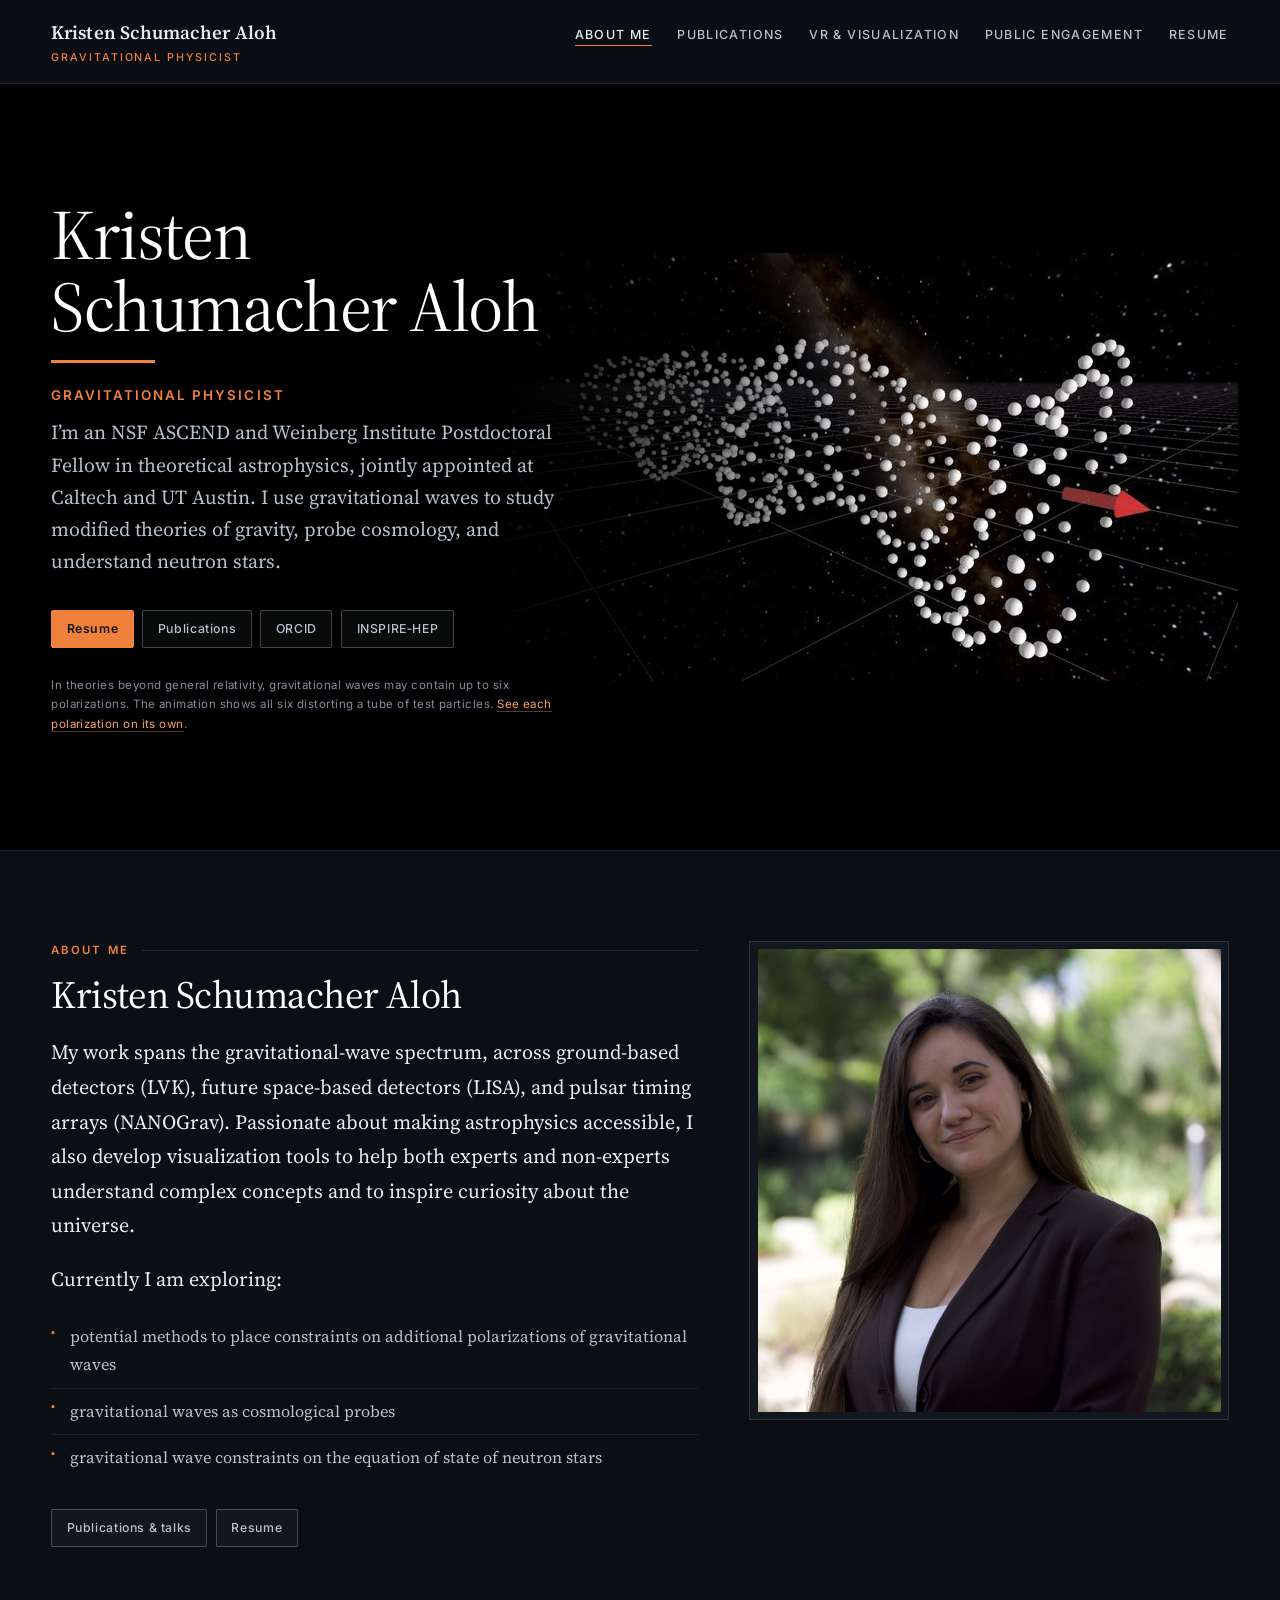
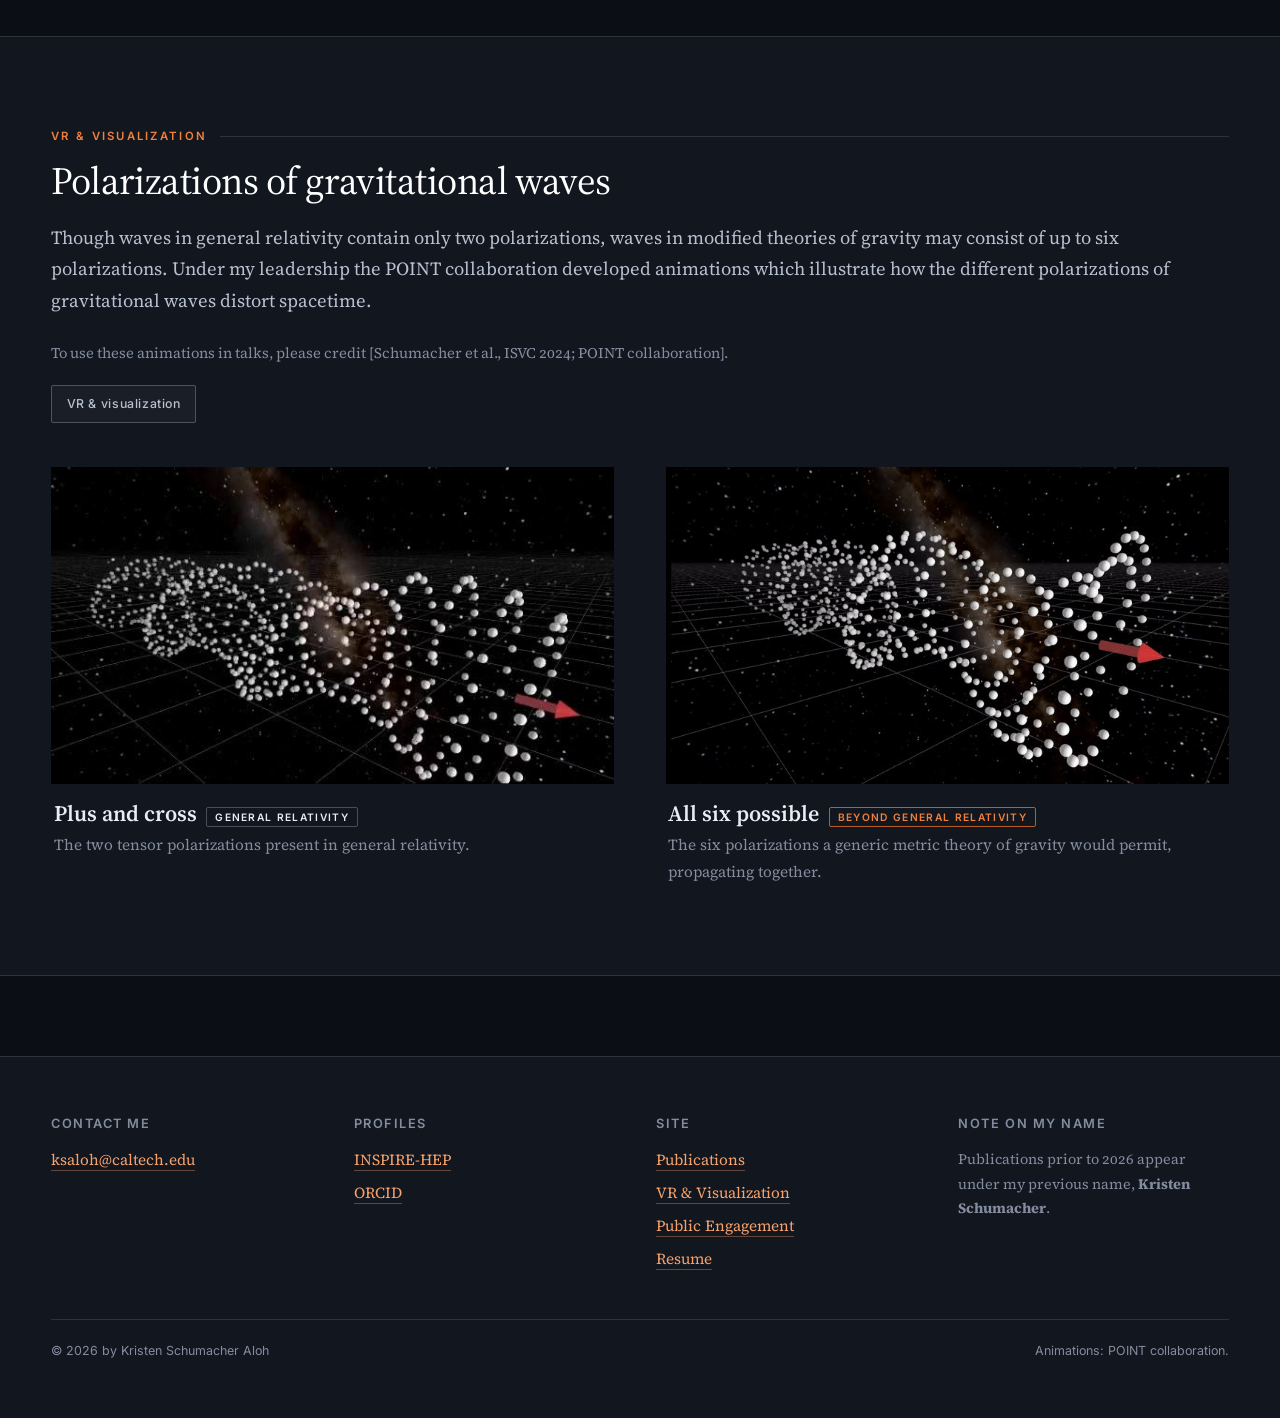
<file: index.html>
<!DOCTYPE html>
<html lang="en">
<head>
<meta charset="utf-8">
<meta name="viewport" content="width=device-width, initial-scale=1">
<title>Kristen Schumacher Aloh | gravitational physicist</title>
<meta name="description" content="I'm an NSF ASCEND and Weinberg Institute Postdoctoral Fellow in theoretical astrophysics, jointly appointed at Caltech and UT Austin. I use gravitational waves to study modified theories of gravity, probe cosmology, and understand neutron stars.">
<meta name="author" content="Kristen Schumacher Aloh">
<meta name="theme-color" content="#0B0E14">
<link rel="canonical" href="https://kristenaloh.github.io/">
<meta property="og:type" content="website">
<meta property="og:title" content="Kristen Schumacher Aloh | gravitational physicist">
<meta property="og:description" content="I use gravitational waves to study modified theories of gravity, probe cosmology, and understand neutron stars.">
<meta property="og:url" content="https://kristenaloh.github.io/">
<meta property="og:image" content="https://kristenaloh.github.io/assets/video/poster/all_45.jpg">
<meta name="twitter:card" content="summary_large_image">
<link rel="preconnect" href="https://fonts.googleapis.com">
<link rel="preconnect" href="https://fonts.gstatic.com" crossorigin>
<link href="https://fonts.googleapis.com/css2?family=Source+Serif+4:ital,opsz,wght@0,8..60,300..700;1,8..60,300..600&family=Inter:wght@400;500;600&family=IBM+Plex+Mono:wght@400;500&display=swap" rel="stylesheet">
<link rel="stylesheet" href="assets/css/style.css">
</head>
<body>
<a class="skip" href="#main">Skip to content</a>

<header class="masthead">
  <div class="masthead__inner">
    <a class="wordmark" href="index.html">
      <span class="wordmark__name">Kristen Schumacher Aloh</span>
      <span class="wordmark__role">Gravitational Physicist</span>
    </a>
    <nav class="nav" aria-label="Primary">
      <ul>
        <li><a href="index.html" aria-current="page">About Me</a></li>
        <li><a href="publications.html">Publications</a></li>
        <li><a href="visualizations.html">VR &amp; Visualization</a></li>
        <li><a href="outreach.html">Public Engagement</a></li>
        <li><a href="cv.html">Resume</a></li>
      </ul>
    </nav>
  </div>
</header>

<main id="main">

  <!-- ================= HERO ================= -->
  <section class="hero">
    <div class="hero__media" aria-hidden="true">
      <video src="assets/video/all_45.mp4" poster="assets/video/poster/all_45.jpg"
             autoplay loop muted playsinline preload="auto" aria-hidden="true"
             tabindex="-1"></video>
    </div>
    <div class="hero__inner">
      <div>
        <h1>Kristen Schumacher&nbsp;Aloh</h1>
        <hr class="hero__rule">
        <p class="hero__title">Gravitational Physicist</p>

        <p class="hero__lede">
          I&rsquo;m an NSF ASCEND and Weinberg Institute Postdoctoral Fellow in theoretical
          astrophysics, jointly appointed at Caltech and UT Austin. I use gravitational waves to
          study modified theories of gravity, probe cosmology, and understand neutron stars.
        </p>

        <ul class="idlinks">
          <li><a class="is-primary" href="cv.html">Resume</a></li>
          <li><a href="publications.html">Publications</a></li>
          <li><a href="https://orcid.org/0009-0002-8573-5075">ORCID</a></li>
          <li><a href="https://inspirehep.net/authors/1757251?ui-citation-summary=true">INSPIRE&#8209;HEP</a></li>
        </ul>

        <p class="hero__credit">
          In theories beyond general relativity, gravitational waves may contain up to six
          polarizations. The animation shows all six distorting a tube of test particles.
          <a href="visualizations.html">See each polarization on its own</a>.
        </p>
      </div>
    </div>
  </section>

  <!-- ================= ABOUT ================= -->
  <section class="section">
    <div class="wrap">
      <div class="split split--wide-first">
        <div>
          <p class="eyebrow">About me</p>
          <h2 class="mt-0">Kristen Schumacher Aloh</h2>
          <div class="prose">
            <p>
              My work spans the gravitational-wave spectrum, across ground-based detectors (LVK), future space-based detectors (LISA),
              and pulsar timing arrays (NANOGrav). Passionate about making astrophysics accessible,
              I also develop visualization tools to help both experts and non-experts understand
              complex concepts and to inspire curiosity about the universe.
            </p>
            <p>Currently I am exploring:</p>
            <ul class="plainlist">
              <li>potential methods to place constraints on additional polarizations of
                gravitational waves</li>
              <li>gravitational waves as cosmological probes</li>
              <li>gravitational wave constraints on the equation of state of neutron stars</li>
            </ul>
          </div>
          <ul class="idlinks" style="margin-top:1.75rem">
            <li><a href="publications.html">Publications &amp; talks</a></li>
            <li><a href="cv.html">Resume</a></li>
          </ul>
        </div>

        <div>
          <figure class="portrait">
            <img src="assets/img/web/portrait-600.jpg"
                 srcset="assets/img/web/portrait-600.jpg 600w, assets/img/web/portrait-1200.jpg 1200w"
                 sizes="(min-width: 880px) 380px, 100vw"
                 alt="Kristen Schumacher Aloh" width="600" height="600">
          </figure>
        </div>
      </div>
    </div>
  </section>

  <!-- ================= ANIMATIONS TEASER ================= -->
  <section class="section section--raised">
    <div class="wrap">
      <p class="eyebrow">VR &amp; visualization</p>
      <h2 class="mt-0">Polarizations of gravitational waves</h2>
      <div class="introrow">
        <p class="deck">
          Though waves in general relativity contain only two polarizations, waves in modified
          theories of gravity may consist of up to six polarizations. Under my leadership the POINT
          collaboration developed animations which illustrate how the different polarizations of
          gravitational waves distort spacetime.
        </p>
        <div class="introrow__side">
          <p>
            To use these animations in talks, please credit
            [Schumacher et al., ISVC 2024; POINT collaboration].
          </p>
          <ul class="idlinks">
            <li><a href="visualizations.html">VR &amp; visualization</a></li>
          </ul>
        </div>
      </div>

      <div class="split">
        <figure class="animfig">
          <div class="animfig__stage">
            <video src="assets/video/pluscross_45.mp4" poster="assets/video/poster/pluscross_45.jpg"
                   autoplay loop muted playsinline preload="none"
                   aria-label="Animation: the plus and cross polarizations together, distorting a tube of test particles as the wave propagates along the direction of the red arrow"></video>
          </div>
          <div class="animfig__cap">
            <h3>Plus and cross <span class="badge badge--gr">General relativity</span></h3>
            <p>The two tensor polarizations present in general relativity.</p>
          </div>
        </figure>

        <figure class="animfig">
          <div class="animfig__stage">
            <video src="assets/video/all_45.mp4" poster="assets/video/poster/all_45.jpg"
                   autoplay loop muted playsinline preload="none"
                   aria-label="Animation: all six possible polarizations together, distorting a tube of test particles both perpendicular to and along the direction of propagation"></video>
          </div>
          <div class="animfig__cap">
            <h3>All six possible <span class="badge">Beyond general relativity</span></h3>
            <p>The six polarizations a generic metric theory of gravity would permit, propagating
              together.</p>
          </div>
        </figure>
      </div>

    </div>
  </section>

</main>

<footer class="footer">
  <div class="wrap">
    <div class="footer__grid">
      <div>
        <h4>Contact me</h4>
        <ul>
          <li><a href="mailto:ksaloh@caltech.edu">ksaloh@caltech.edu</a></li>
        </ul>
      </div>
      <div>
        <h4>Profiles</h4>
        <ul>
          <li><a href="https://inspirehep.net/authors/1757251?ui-citation-summary=true">INSPIRE&#8209;HEP</a></li>
          <li><a href="https://orcid.org/0009-0002-8573-5075">ORCID</a></li>
        </ul>
      </div>
      <div>
        <h4>Site</h4>
        <ul>
          <li><a href="publications.html">Publications</a></li>
          <li><a href="visualizations.html">VR &amp; Visualization</a></li>
          <li><a href="outreach.html">Public Engagement</a></li>
          <li><a href="cv.html">Resume</a></li>
        </ul>
      </div>
      <div>
        <h4>Note on my name</h4>
        <p class="small">
          Publications prior to 2026 appear under my previous name,
          <strong>Kristen Schumacher</strong>.
        </p>
      </div>
    </div>
    <div class="footer__note">
      <span>&copy; 2026 by Kristen Schumacher Aloh</span>
      <span>Animations: POINT collaboration.</span>
    </div>
  </div>
</footer>
</body>
</html>
</file>
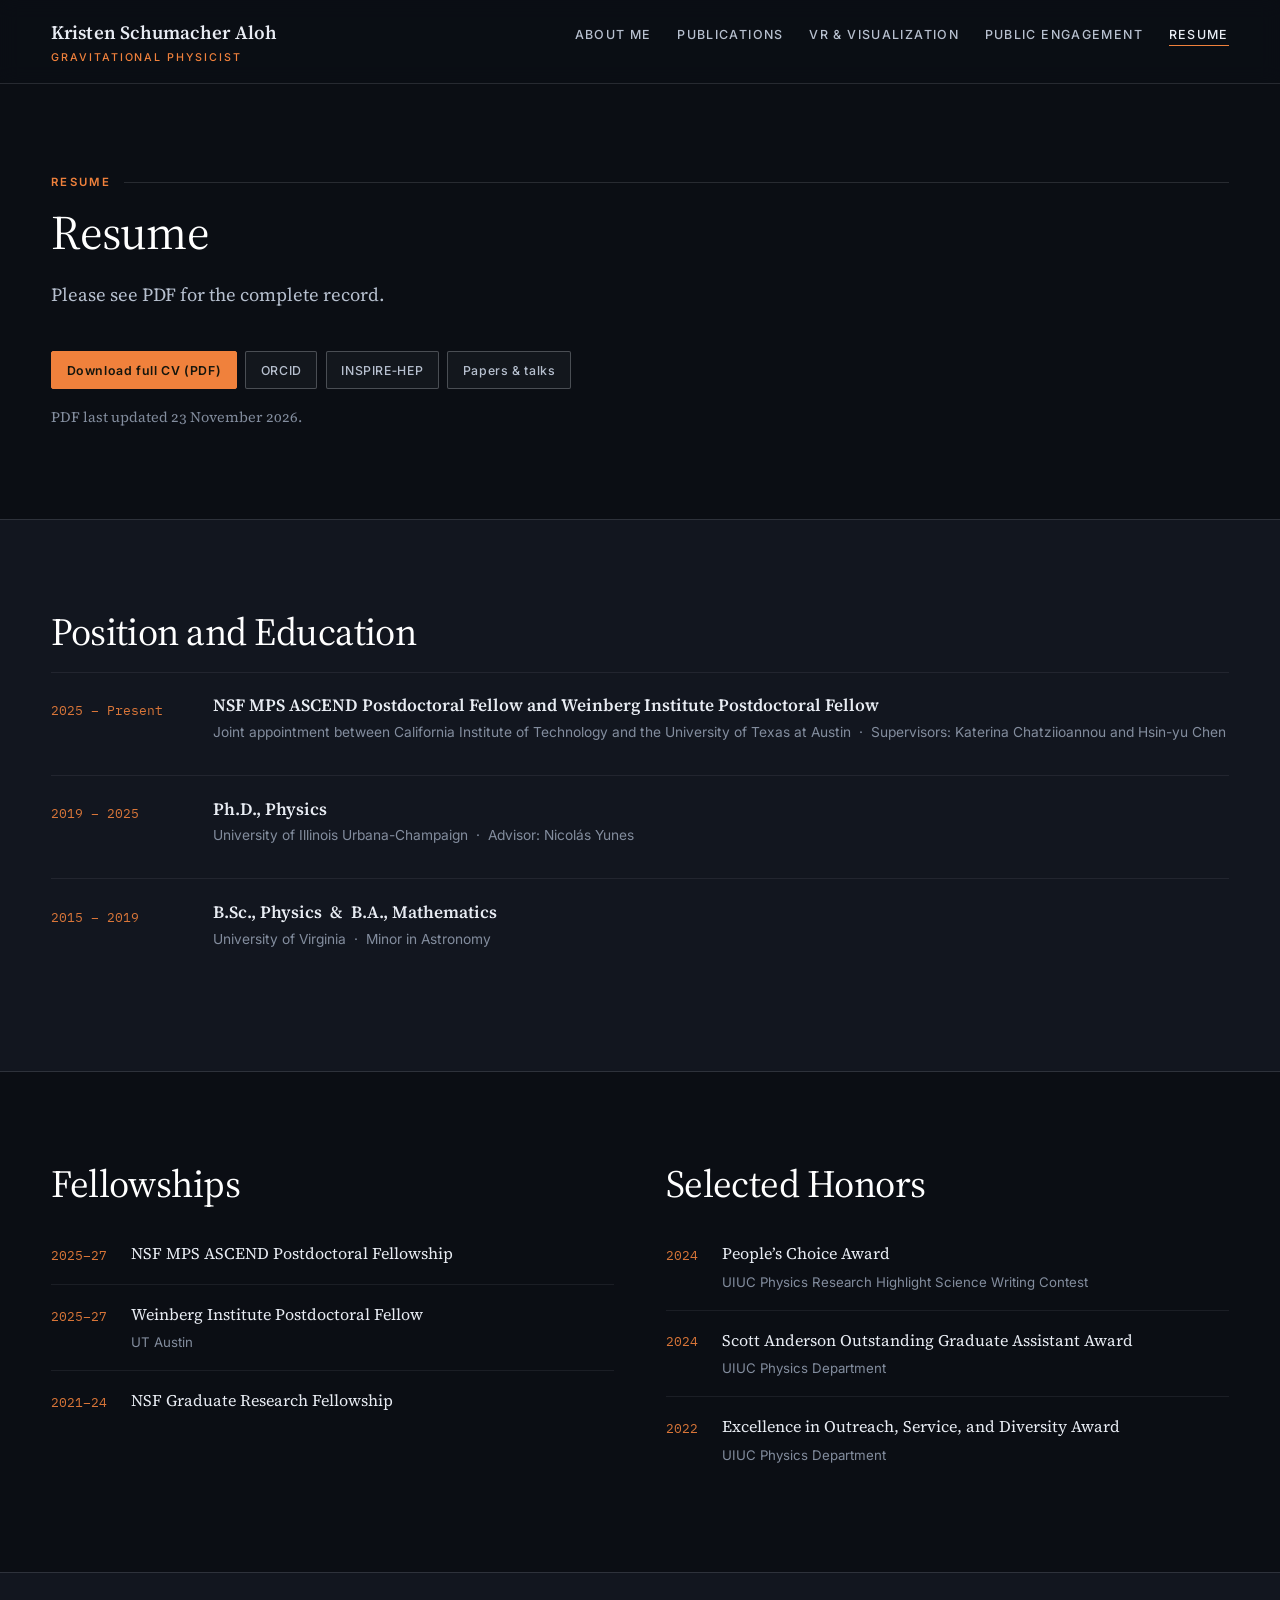
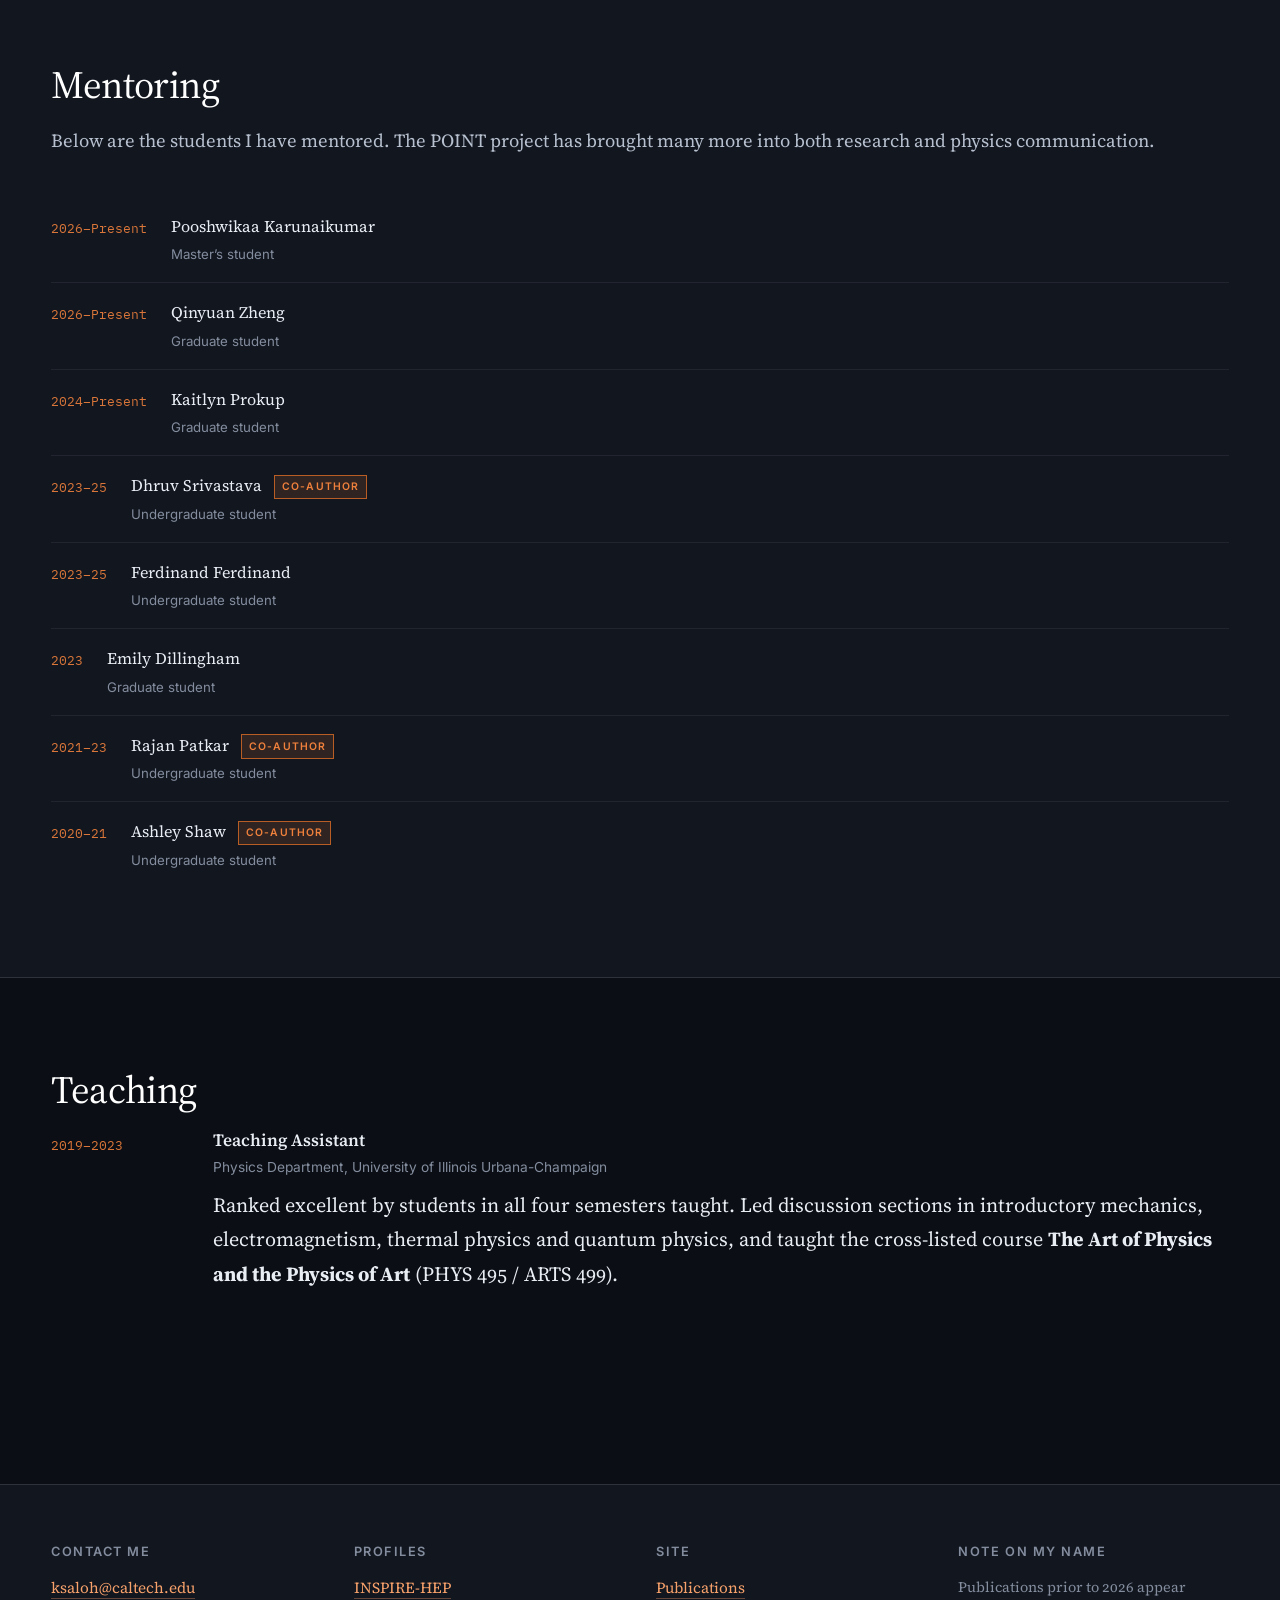
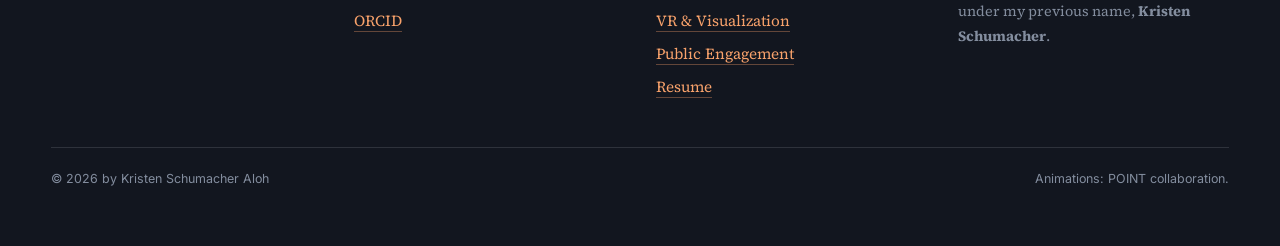
<file: cv.html>
<!DOCTYPE html>
<html lang="en">
<head>
<meta charset="utf-8">
<meta name="viewport" content="width=device-width, initial-scale=1">
<meta name="theme-color" content="#0B0E14">
<title>Resume — Kristen Schumacher Aloh</title>
<meta name="description" content="Kristen Schumacher Aloh: NSF MPS ASCEND Postdoctoral Fellow and Weinberg Institute Postdoctoral Fellow, jointly appointed at Caltech and UT Austin. Full CV available as a PDF.">
<link rel="canonical" href="https://kristenaloh.github.io/cv.html">
<link rel="preconnect" href="https://fonts.googleapis.com">
<link rel="preconnect" href="https://fonts.gstatic.com" crossorigin>
<link href="https://fonts.googleapis.com/css2?family=Source+Serif+4:ital,opsz,wght@0,8..60,300..700;1,8..60,300..600&family=Inter:wght@400;500;600&family=IBM+Plex+Mono:wght@400;500&display=swap" rel="stylesheet">
<link rel="stylesheet" href="assets/css/style.css">
</head>
<body>
<a class="skip" href="#main">Skip to content</a>

<header class="masthead">
  <div class="masthead__inner">
    <a class="wordmark" href="index.html">
      <span class="wordmark__name">Kristen Schumacher Aloh</span>
      <span class="wordmark__role">Gravitational Physicist</span>
    </a>
    <nav class="nav" aria-label="Primary">
      <ul>
        <li><a href="index.html">About Me</a></li>
        <li><a href="publications.html">Publications</a></li>
        <li><a href="visualizations.html">VR &amp; Visualization</a></li>
        <li><a href="outreach.html">Public Engagement</a></li>
        <li><a href="cv.html" aria-current="page">Resume</a></li>
      </ul>
    </nav>
  </div>
</header>

<main id="main">

  <section class="section wrap">
    <p class="eyebrow">Resume</p>
    <h2 style="font-size:clamp(2rem,4.6vw,3rem)">Resume</h2>
    <p class="deck">
      Please see PDF for the complete record.
    </p>
    <ul class="idlinks">
      <li><a class="is-primary" href="assets/cv/Aloh_CV.pdf">Download full CV (PDF)</a></li>
      <li><a href="https://orcid.org/0009-0002-8573-5075">ORCID</a></li>
      <li><a href="https://inspirehep.net/authors/1757251?ui-citation-summary=true">INSPIRE&#8209;HEP</a></li>
      <li><a href="publications.html">Papers &amp; talks</a></li>
    </ul>
    <p class="small" style="margin-top:1rem">PDF last updated 23 November 2026.</p>
  </section>

  <!-- ================= POSITION & EDUCATION ================= -->
  <section class="section section--raised">
    <div class="wrap">
      <h2 class="mt-0">Position and Education</h2>

      <div class="cvblock">
        <div class="cvblock__when">2025&nbsp;&ndash;&nbsp;Present</div>
        <div class="cvblock__what">
          <h3>NSF MPS ASCEND Postdoctoral Fellow and Weinberg Institute Postdoctoral Fellow</h3>
          <p class="org">Joint appointment between California Institute of Technology and the
            University of Texas at Austin &nbsp;·&nbsp; Supervisors: Katerina Chatziioannou and
            Hsin-yu Chen</p>
        </div>
      </div>

      <div class="cvblock">
        <div class="cvblock__when">2019&nbsp;&ndash;&nbsp;2025</div>
        <div class="cvblock__what">
          <h3>Ph.D., Physics</h3>
          <p class="org">University of Illinois Urbana-Champaign &nbsp;·&nbsp;
            Advisor: Nicol&aacute;s Yunes</p>
        </div>
      </div>

      <div class="cvblock">
        <div class="cvblock__when">2015&nbsp;&ndash;&nbsp;2019</div>
        <div class="cvblock__what">
          <h3>B.Sc., Physics &nbsp;&amp;&nbsp; B.A., Mathematics</h3>
          <p class="org">University of Virginia &nbsp;·&nbsp; Minor in Astronomy</p>
        </div>
      </div>
    </div>
  </section>

  <!-- ================= FELLOWSHIPS & HONORS ================= -->
  <section class="section wrap">
    <div class="split">
      <div>
        <h2 class="mt-0">Fellowships</h2>
        <ul class="entrylist">
          <li><span class="yr">2025&ndash;27</span>
            <span class="what">NSF MPS ASCEND Postdoctoral Fellowship</span></li>
          <li><span class="yr">2025&ndash;27</span>
            <span class="what">Weinberg Institute Postdoctoral Fellow 
              <span class="where">UT&nbsp;Austin</span></span></li>
          <li><span class="yr">2021&ndash;24</span>
            <span class="what">NSF Graduate Research Fellowship</span></li>
        </ul>
      </div>
      <div>
        <h2 class="mt-0">Selected Honors</h2>
        <ul class="entrylist">
          <li><span class="yr">2024</span>
            <span class="what">People&rsquo;s Choice Award
              <span class="where">UIUC Physics Research Highlight Science Writing Contest</span></span></li>
          <li><span class="yr">2024</span>
            <span class="what">Scott Anderson Outstanding Graduate Assistant Award
              <span class="where">UIUC Physics Department</span></span></li>
          <li><span class="yr">2022</span>
            <span class="what">Excellence in Outreach, Service, and Diversity Award
              <span class="where">UIUC Physics Department</span></span></li>
        </ul>
      </div>
    </div>
  </section>

  <!-- ================= MENTORING ================= -->
  <section class="section section--raised" id="mentoring">
    <div class="wrap">
      <h2 class="mt-0">Mentoring</h2>
      <p class="deck">
        Below are the students I have mentored. The POINT project has brought many more into both
        research and physics communication.
      </p>
      <ul class="entrylist">
        <li><span class="yr">2026&ndash;Present</span>
          <span class="what">Pooshwikaa Karunaikumar
            <span class="where">Master&rsquo;s student</span></span></li>
        <li><span class="yr">2026&ndash;Present</span>
          <span class="what">Qinyuan Zheng
            <span class="where">Graduate student</span></span></li>
        <li><span class="yr">2024&ndash;Present</span>
          <span class="what">Kaitlyn Prokup
            <span class="where">Graduate student</span></span></li>
        <li><span class="yr">2023&ndash;25</span>
          <span class="what">Dhruv Srivastava <span class="tag">Co-author</span>
            <span class="where">Undergraduate student</span></span></li>
        <li><span class="yr">2023&ndash;25</span>
          <span class="what">Ferdinand Ferdinand
            <span class="where">Undergraduate student</span></span></li>
        <li><span class="yr">2023</span>
          <span class="what">Emily Dillingham
            <span class="where">Graduate student</span></span></li>
        <li><span class="yr">2021&ndash;23</span>
          <span class="what">Rajan Patkar <span class="tag">Co-author</span>
            <span class="where">Undergraduate student</span></span></li>
        <li><span class="yr">2020&ndash;21</span>
          <span class="what">Ashley Shaw <span class="tag">Co-author</span>
            <span class="where">Undergraduate student</span></span></li>
      </ul>
    </div>
  </section>

  <!-- ================= TEACHING ================= -->
  <section class="section wrap" id="teaching">
    <h2 class="mt-0">Teaching</h2>
    <div class="cvblock" style="border-top:0;padding-top:0">
      <div class="cvblock__when">2019&ndash;2023</div>
      <div class="cvblock__what">
        <h3>Teaching Assistant</h3>
        <p class="org">Physics Department, University of Illinois Urbana-Champaign</p>
        <p>
          Ranked excellent by students in all four semesters taught. Led discussion sections in
          introductory mechanics, electromagnetism, thermal physics and quantum physics, and taught
          the cross-listed course
          <strong>The Art of Physics and the Physics of Art</strong> (PHYS 495 / ARTS 499).
        </p>
      </div>
    </div>
  </section>

</main>

<footer class="footer">
  <div class="wrap">
    <div class="footer__grid">
      <div>
        <h4>Contact me</h4>
        <ul>
          <li><a href="mailto:ksaloh@caltech.edu">ksaloh@caltech.edu</a></li>
        </ul>
      </div>
      <div>
        <h4>Profiles</h4>
        <ul>
          <li><a href="https://inspirehep.net/authors/1757251?ui-citation-summary=true">INSPIRE&#8209;HEP</a></li>
          <li><a href="https://orcid.org/0009-0002-8573-5075">ORCID</a></li>
        </ul>
      </div>
      <div>
        <h4>Site</h4>
        <ul>
          <li><a href="publications.html">Publications</a></li>
          <li><a href="visualizations.html">VR &amp; Visualization</a></li>
          <li><a href="outreach.html">Public Engagement</a></li>
          <li><a href="cv.html">Resume</a></li>
        </ul>
      </div>
      <div>
        <h4>Note on my name</h4>
        <p class="small">
          Publications prior to 2026 appear under my previous name,
          <strong>Kristen Schumacher</strong>.
        </p>
      </div>
    </div>
    <div class="footer__note">
      <span>&copy; 2026 by Kristen Schumacher Aloh</span>
      <span>Animations: POINT collaboration.</span>
    </div>
  </div>
</footer>
</body>
</html>
</file>
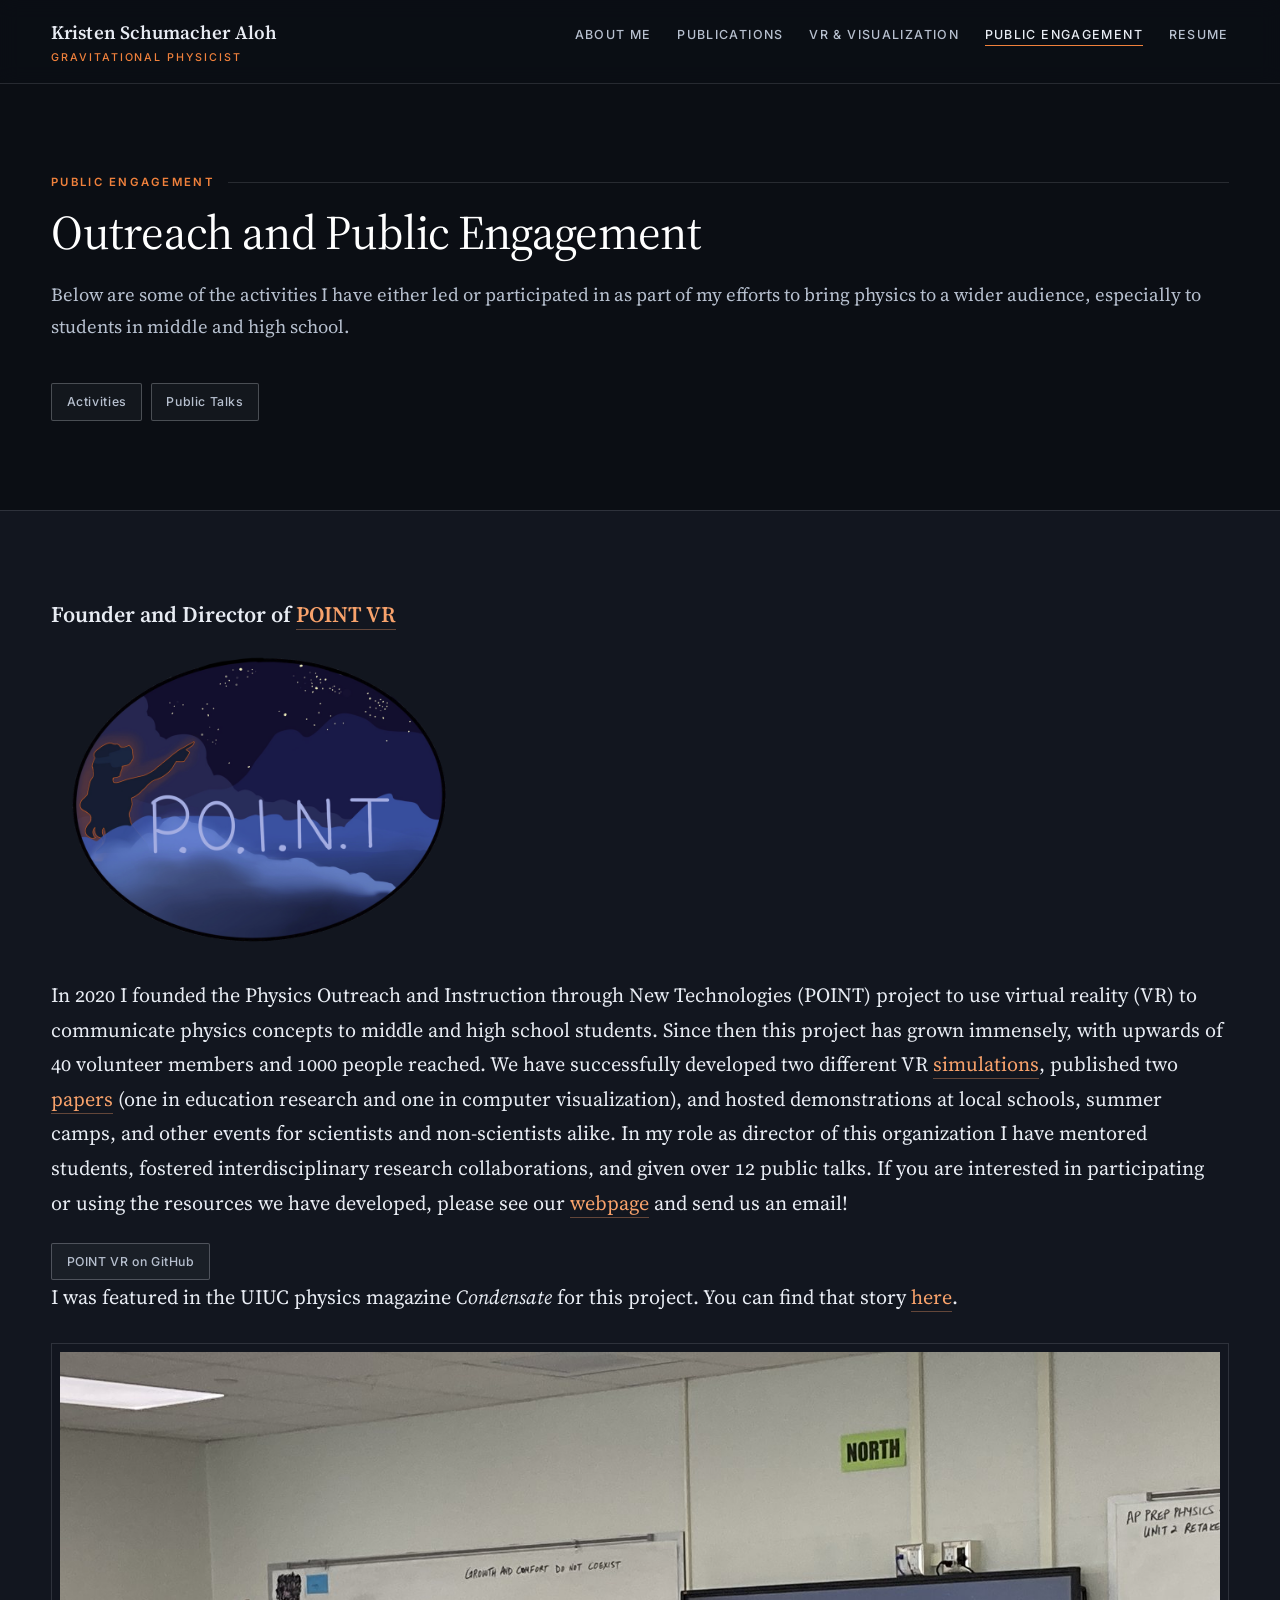
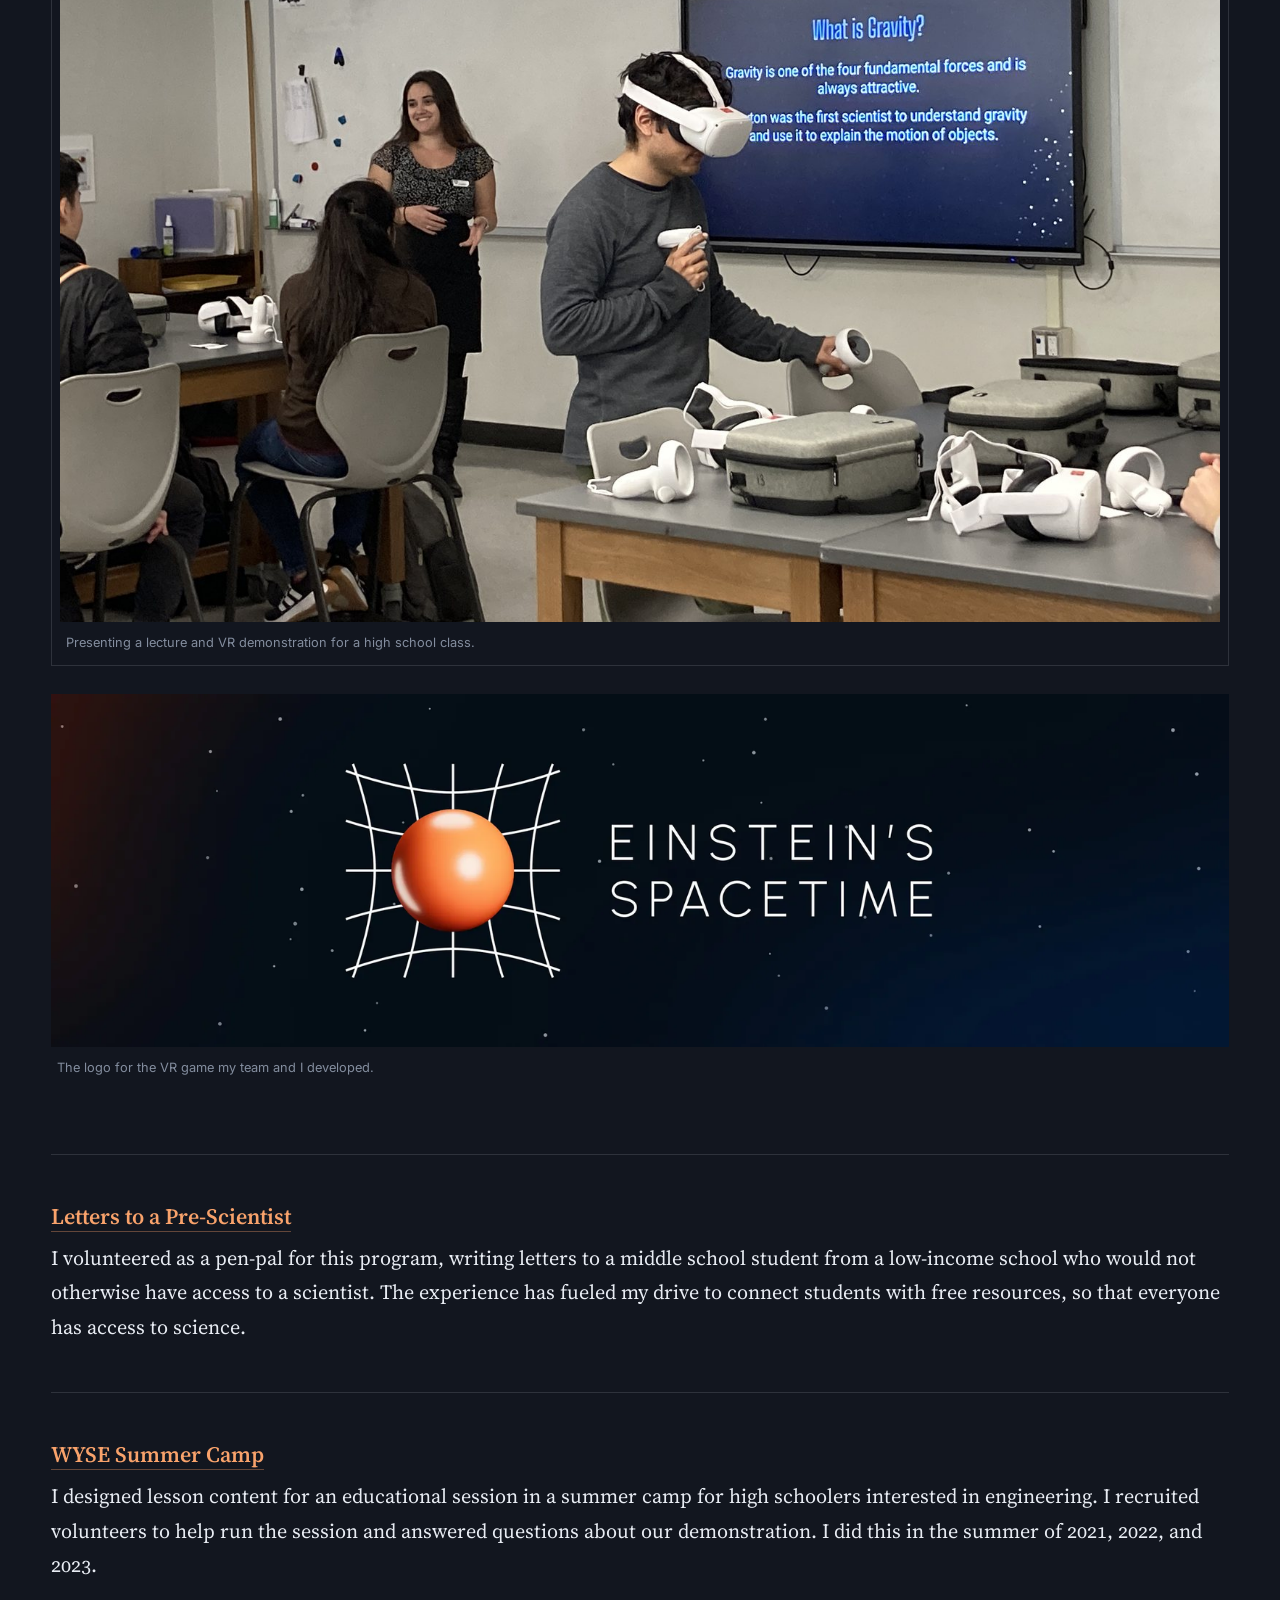
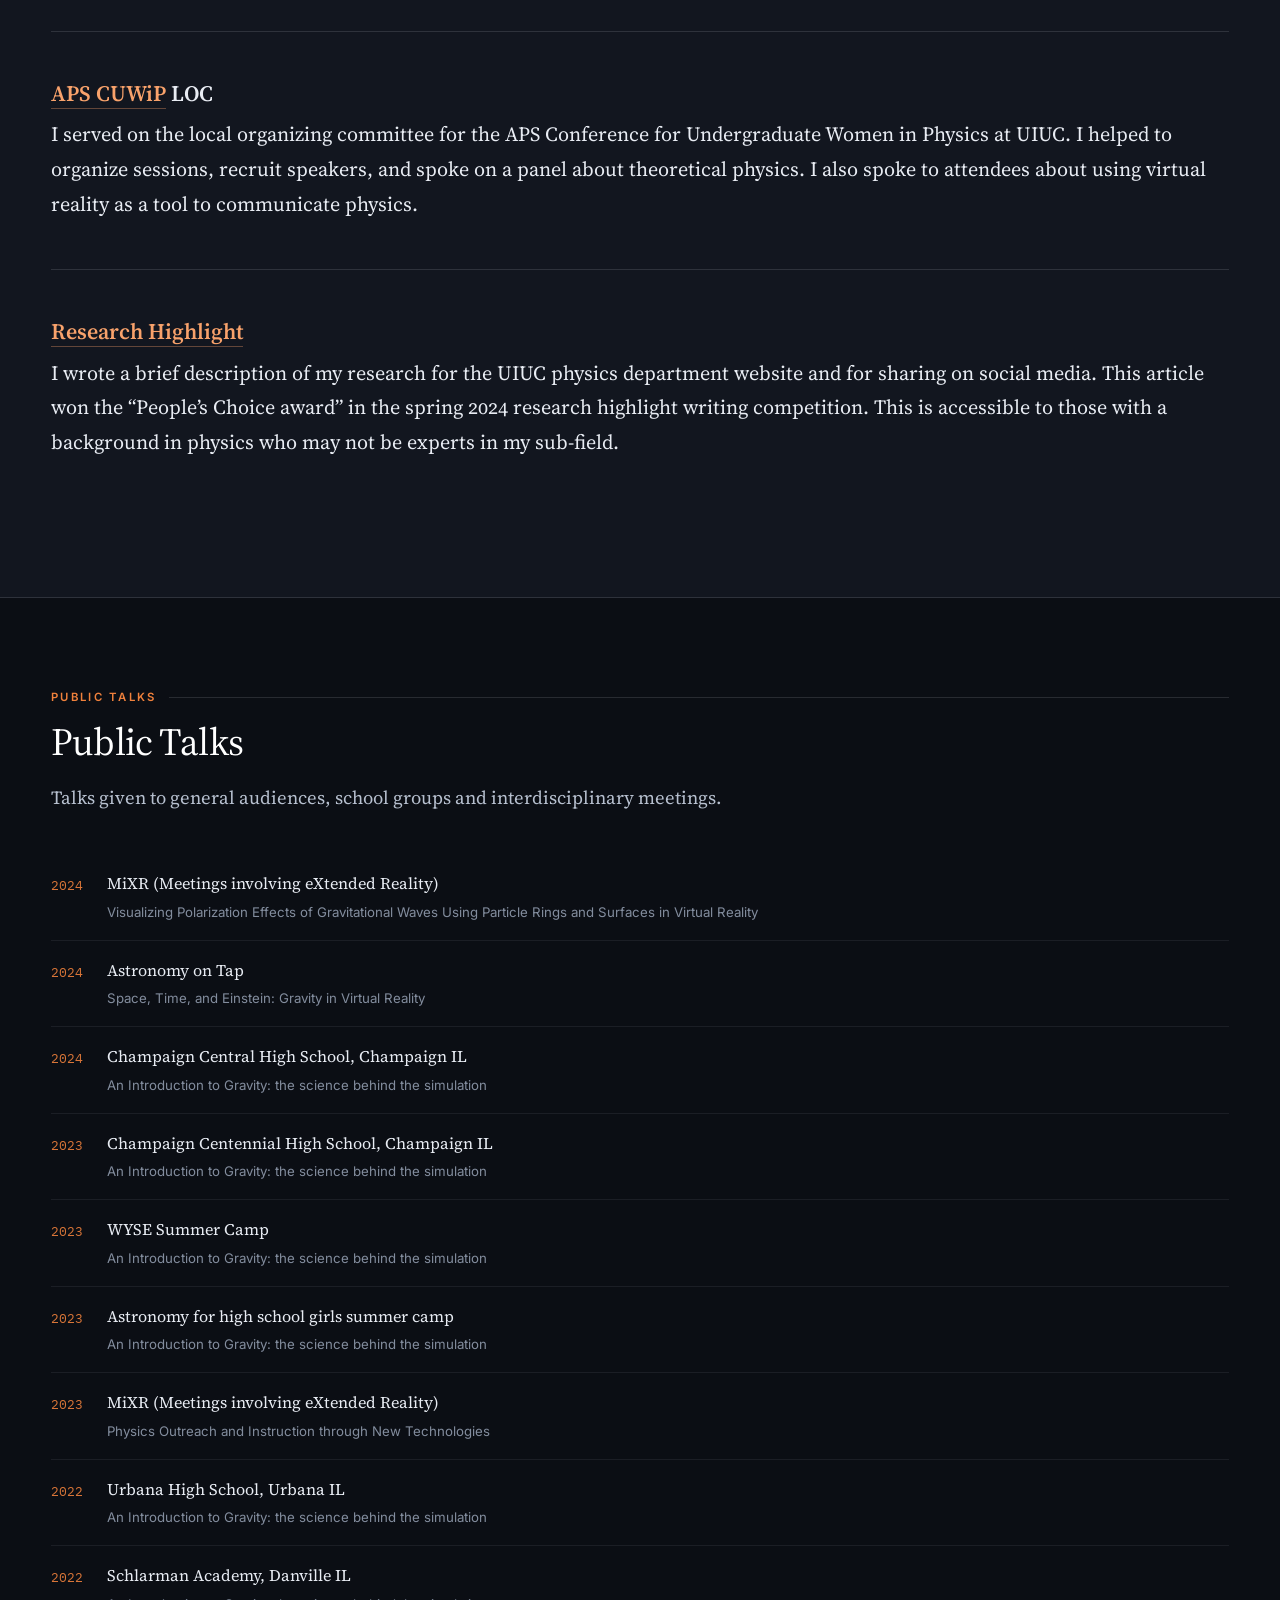
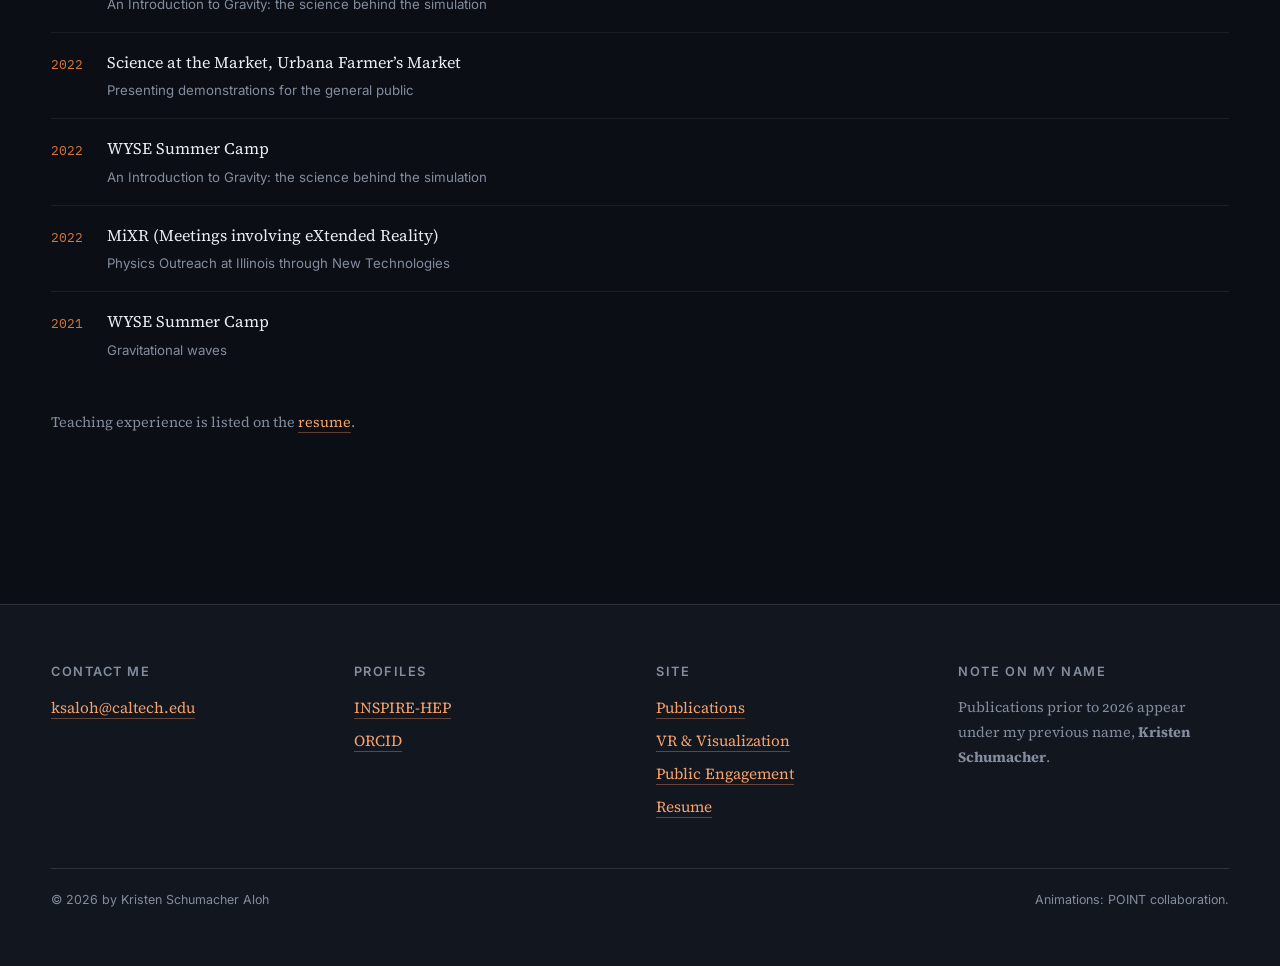
<file: outreach.html>
<!DOCTYPE html>
<html lang="en">
<head>
<meta charset="utf-8">
<meta name="viewport" content="width=device-width, initial-scale=1">
<meta name="theme-color" content="#0B0E14">
<title>Public Engagement — Kristen Schumacher Aloh</title>
<meta name="description" content="Activities I have led or participated in as part of my efforts to bring physics to a wider audience, especially to students in middle and high school.">
<link rel="canonical" href="https://kristenaloh.github.io/outreach.html">
<link rel="preconnect" href="https://fonts.googleapis.com">
<link rel="preconnect" href="https://fonts.gstatic.com" crossorigin>
<link href="https://fonts.googleapis.com/css2?family=Source+Serif+4:ital,opsz,wght@0,8..60,300..700;1,8..60,300..600&family=Inter:wght@400;500;600&family=IBM+Plex+Mono:wght@400;500&display=swap" rel="stylesheet">
<link rel="stylesheet" href="assets/css/style.css">
</head>
<body>
<a class="skip" href="#main">Skip to content</a>

<header class="masthead">
  <div class="masthead__inner">
    <a class="wordmark" href="index.html">
      <span class="wordmark__name">Kristen Schumacher Aloh</span>
      <span class="wordmark__role">Gravitational Physicist</span>
    </a>
    <nav class="nav" aria-label="Primary">
      <ul>
        <li><a href="index.html">About Me</a></li>
        <li><a href="publications.html">Publications</a></li>
        <li><a href="visualizations.html">VR &amp; Visualization</a></li>
        <li><a href="outreach.html" aria-current="page">Public Engagement</a></li>
        <li><a href="cv.html">Resume</a></li>
      </ul>
    </nav>
  </div>
</header>

<main id="main">

  <section class="section wrap">
    <p class="eyebrow">Public engagement</p>
    <h2 style="font-size:clamp(2rem,4.6vw,3rem)">Outreach and Public Engagement</h2>
    <p class="deck">
      Below are some of the activities I have either led or participated in as part of my efforts
      to bring physics to a wider audience, especially to students in middle and high school.
    </p>
    <ul class="idlinks">
      <li><a href="#items">Activities</a></li>
      <li><a href="#public-talks">Public Talks</a></li>
    </ul>
  </section>

  <section class="section section--raised" id="items">
    <div class="wrap">

      <article class="stackitem">
        <div class="stackitem__body">
          <h3>Founder and Director of
            <a href="https://icasu.illinois.edu/outreach/point-vr">POINT&nbsp;VR</a></h3>
          <figure class="mediafig" style="margin:1.25rem 0 1.75rem;max-width:460px;border:0;padding:0;background:transparent">
            <img src="assets/img/web/point-logo.png"
                 alt="POINT logo: a silhouetted figure pointing at a starfield above cloud-covered mountains, with the letters P.O.I.N.T across the centre"
                 width="1100" height="720" loading="lazy">
          </figure>
          <p>
            In 2020 I founded the Physics Outreach and Instruction through New Technologies (POINT)
            project to use virtual reality (VR) to communicate physics concepts to middle and high
            school students. Since then this project has grown immensely, with upwards of 40
            volunteer members and 1000 people reached. We have successfully developed two different
            VR <a href="visualizations.html">simulations</a>, published two
            <a href="publications.html">papers</a> (one in education research and one in computer
            visualization), and hosted demonstrations at local schools, summer camps, and other
            events for scientists and non-scientists alike. In my role as director of this
            organization I have mentored students, fostered interdisciplinary research
            collaborations, and given over 12 public talks. If you are interested in participating
            or using the resources we have developed, please see our
            <a href="https://icasu.illinois.edu/outreach/point-vr">webpage</a> and send us an
            email!
          </p>
          <ul class="idlinks" style="margin-top:1.35rem">
            <li><a href="https://github.com/POINT-VR">POINT&nbsp;VR on GitHub</a></li>
          </ul>
          <p>
            I was featured in the UIUC physics magazine <em>Condensate</em> for this project. You
            can find that story
            <a href="https://condensate.physics.illinois.edu/stories/fall2021/schumacher_relativity_VR">here</a>.
          </p>

          <figure class="mediafig" style="margin-block:1.75rem">
            <img src="assets/img/web/vr-demo.jpg"
                 alt="A high-school classroom: a student wearing a virtual-reality headset holds the controllers while Kristen speaks to the class, with a slide reading What is Gravity? on the screen behind and more headsets on the desks"
                 width="1600" height="1200" loading="lazy">
            <figcaption>
              Presenting a lecture and VR demonstration for a high school class.
            </figcaption>
          </figure>

          <figure class="mediafig" style="margin-block:1.75rem;border:0;padding:0;background:transparent">
            <img src="assets/img/web/einstein-spacetime-wide.png"
                 alt="Einstein's Spacetime title graphic: an orange sphere deforming a white grid on a dark starfield, beside the words Einstein's Spacetime"
                 width="1600" height="480" loading="lazy">
            <figcaption style="font-family:var(--sans);font-size:.8rem;color:var(--muted);margin:.7rem .35rem 0">
              The logo for the VR game my team and I developed.
            </figcaption>
          </figure>
        </div>
      </article>

      <article class="stackitem">
        <div class="stackitem__body">
          <h3><a href="https://prescientist.org/">Letters to a Pre-Scientist</a></h3>
          <p>
            I volunteered as a pen-pal for this program, writing letters to a middle school student
            from a low-income school who would not otherwise have access to a scientist. The
            experience has fueled my drive to connect students with free resources, so that
            everyone has access to science.
          </p>
        </div>
      </article>

      <article class="stackitem">
        <div class="stackitem__body">
          <h3><a href="https://wyse.grainger.illinois.edu/summer-programs">WYSE Summer Camp</a></h3>
          <p>
            I designed lesson content for an educational session in a summer camp for high schoolers
            interested in engineering. I recruited volunteers to help run the session and answered
            questions about our demonstration. I did this in the summer of 2021, 2022, and 2023.
          </p>
        </div>
      </article>

      <article class="stackitem">
        <div class="stackitem__body">
          <h3><a href="https://cuwip-2023.physics.illinois.edu/">APS CUWiP</a> LOC</h3>
          <p>
            I served on the local organizing committee for the APS Conference for Undergraduate
            Women in Physics at UIUC. I helped to organize sessions, recruit speakers, and spoke on
            a panel about theoretical physics. I also spoke to attendees about using virtual reality
            as a tool to communicate physics.
          </p>
        </div>
      </article>

      <article class="stackitem">
        <div class="stackitem__body">
          <h3><a href="https://physics.illinois.edu/research/highlights/schumacher-polarization">Research Highlight</a></h3>
          <p>
            I wrote a brief description of my research for the UIUC physics department website and
            for sharing on social media. This article won the &ldquo;People&rsquo;s Choice
            award&rdquo; in the spring 2024 research highlight writing competition. This is
            accessible to those with a background in physics who may not be experts in my sub-field.
          </p>
        </div>
      </article>

    </div>
  </section>


  <!-- ================= PUBLIC TALKS ================= -->
  <section class="section" id="public-talks">
    <div class="wrap">
      <p class="eyebrow">Public talks</p>
      <h2 class="mt-0">Public Talks</h2>
      <p class="deck">
        Talks given to general audiences, school groups and interdisciplinary meetings.
      </p>
      <ul class="entrylist">
        <li><span class="yr">2024</span>
          <span class="what">MiXR (Meetings involving eXtended Reality)
            <span class="where">Visualizing Polarization Effects of Gravitational Waves Using Particle Rings and Surfaces in Virtual Reality</span></span></li>
        <li><span class="yr">2024</span>
          <span class="what">Astronomy on Tap
            <span class="where">Space, Time, and Einstein: Gravity in Virtual Reality</span></span></li>
        <li><span class="yr">2024</span>
          <span class="what">Champaign Central High School, Champaign IL
            <span class="where">An Introduction to Gravity: the science behind the simulation</span></span></li>
        <li><span class="yr">2023</span>
          <span class="what">Champaign Centennial High School, Champaign IL
            <span class="where">An Introduction to Gravity: the science behind the simulation</span></span></li>
        <li><span class="yr">2023</span>
          <span class="what">WYSE Summer Camp
            <span class="where">An Introduction to Gravity: the science behind the simulation</span></span></li>
        <li><span class="yr">2023</span>
          <span class="what">Astronomy for high school girls summer camp
            <span class="where">An Introduction to Gravity: the science behind the simulation</span></span></li>
        <li><span class="yr">2023</span>
          <span class="what">MiXR (Meetings involving eXtended Reality)
            <span class="where">Physics Outreach and Instruction through New Technologies</span></span></li>
        <li><span class="yr">2022</span>
          <span class="what">Urbana High School, Urbana IL
            <span class="where">An Introduction to Gravity: the science behind the simulation</span></span></li>
        <li><span class="yr">2022</span>
          <span class="what">Schlarman Academy, Danville IL
            <span class="where">An Introduction to Gravity: the science behind the simulation</span></span></li>
        <li><span class="yr">2022</span>
          <span class="what">Science at the Market, Urbana Farmer&rsquo;s Market
            <span class="where">Presenting demonstrations for the general public</span></span></li>
        <li><span class="yr">2022</span>
          <span class="what">WYSE Summer Camp
            <span class="where">An Introduction to Gravity: the science behind the simulation</span></span></li>
        <li><span class="yr">2022</span>
          <span class="what">MiXR (Meetings involving eXtended Reality)
            <span class="where">Physics Outreach at Illinois through New Technologies</span></span></li>
        <li><span class="yr">2021</span>
          <span class="what">WYSE Summer Camp
            <span class="where">Gravitational waves</span></span></li>
      </ul>
      <p class="small" style="margin-top:2rem">
        Teaching experience is listed on the <a href="cv.html#teaching">resume</a>.
      </p>
    </div>
  </section>

</main>

<footer class="footer">
  <div class="wrap">
    <div class="footer__grid">
      <div>
        <h4>Contact me</h4>
        <ul>
          <li><a href="mailto:ksaloh@caltech.edu">ksaloh@caltech.edu</a></li>
        </ul>
      </div>
      <div>
        <h4>Profiles</h4>
        <ul>
          <li><a href="https://inspirehep.net/authors/1757251?ui-citation-summary=true">INSPIRE&#8209;HEP</a></li>
          <li><a href="https://orcid.org/0009-0002-8573-5075">ORCID</a></li>
        </ul>
      </div>
      <div>
        <h4>Site</h4>
        <ul>
          <li><a href="publications.html">Publications</a></li>
          <li><a href="visualizations.html">VR &amp; Visualization</a></li>
          <li><a href="outreach.html">Public Engagement</a></li>
          <li><a href="cv.html">Resume</a></li>
        </ul>
      </div>
      <div>
        <h4>Note on my name</h4>
        <p class="small">
          Publications prior to 2026 appear under my previous name,
          <strong>Kristen Schumacher</strong>.
        </p>
      </div>
    </div>
    <div class="footer__note">
      <span>&copy; 2026 by Kristen Schumacher Aloh</span>
      <span>Animations: POINT collaboration.</span>
    </div>
  </div>
</footer>
</body>
</html>
</file>
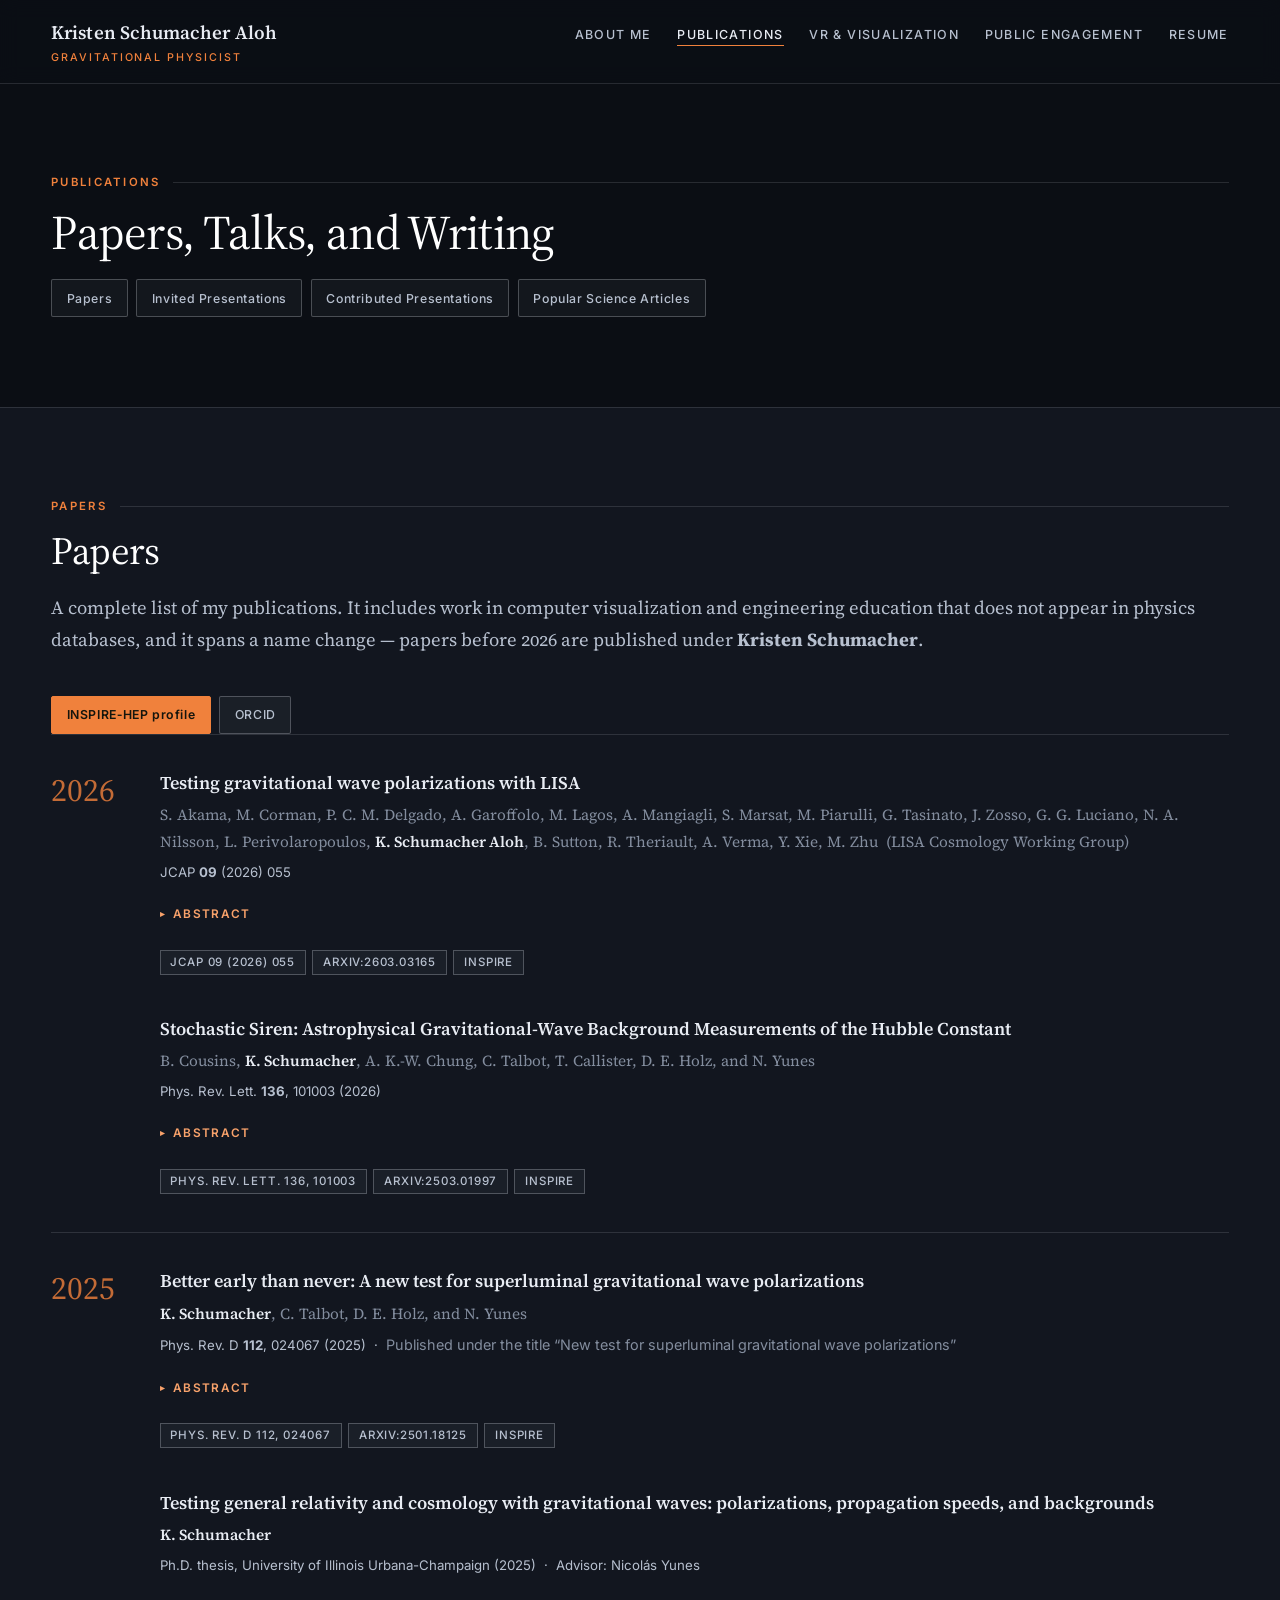
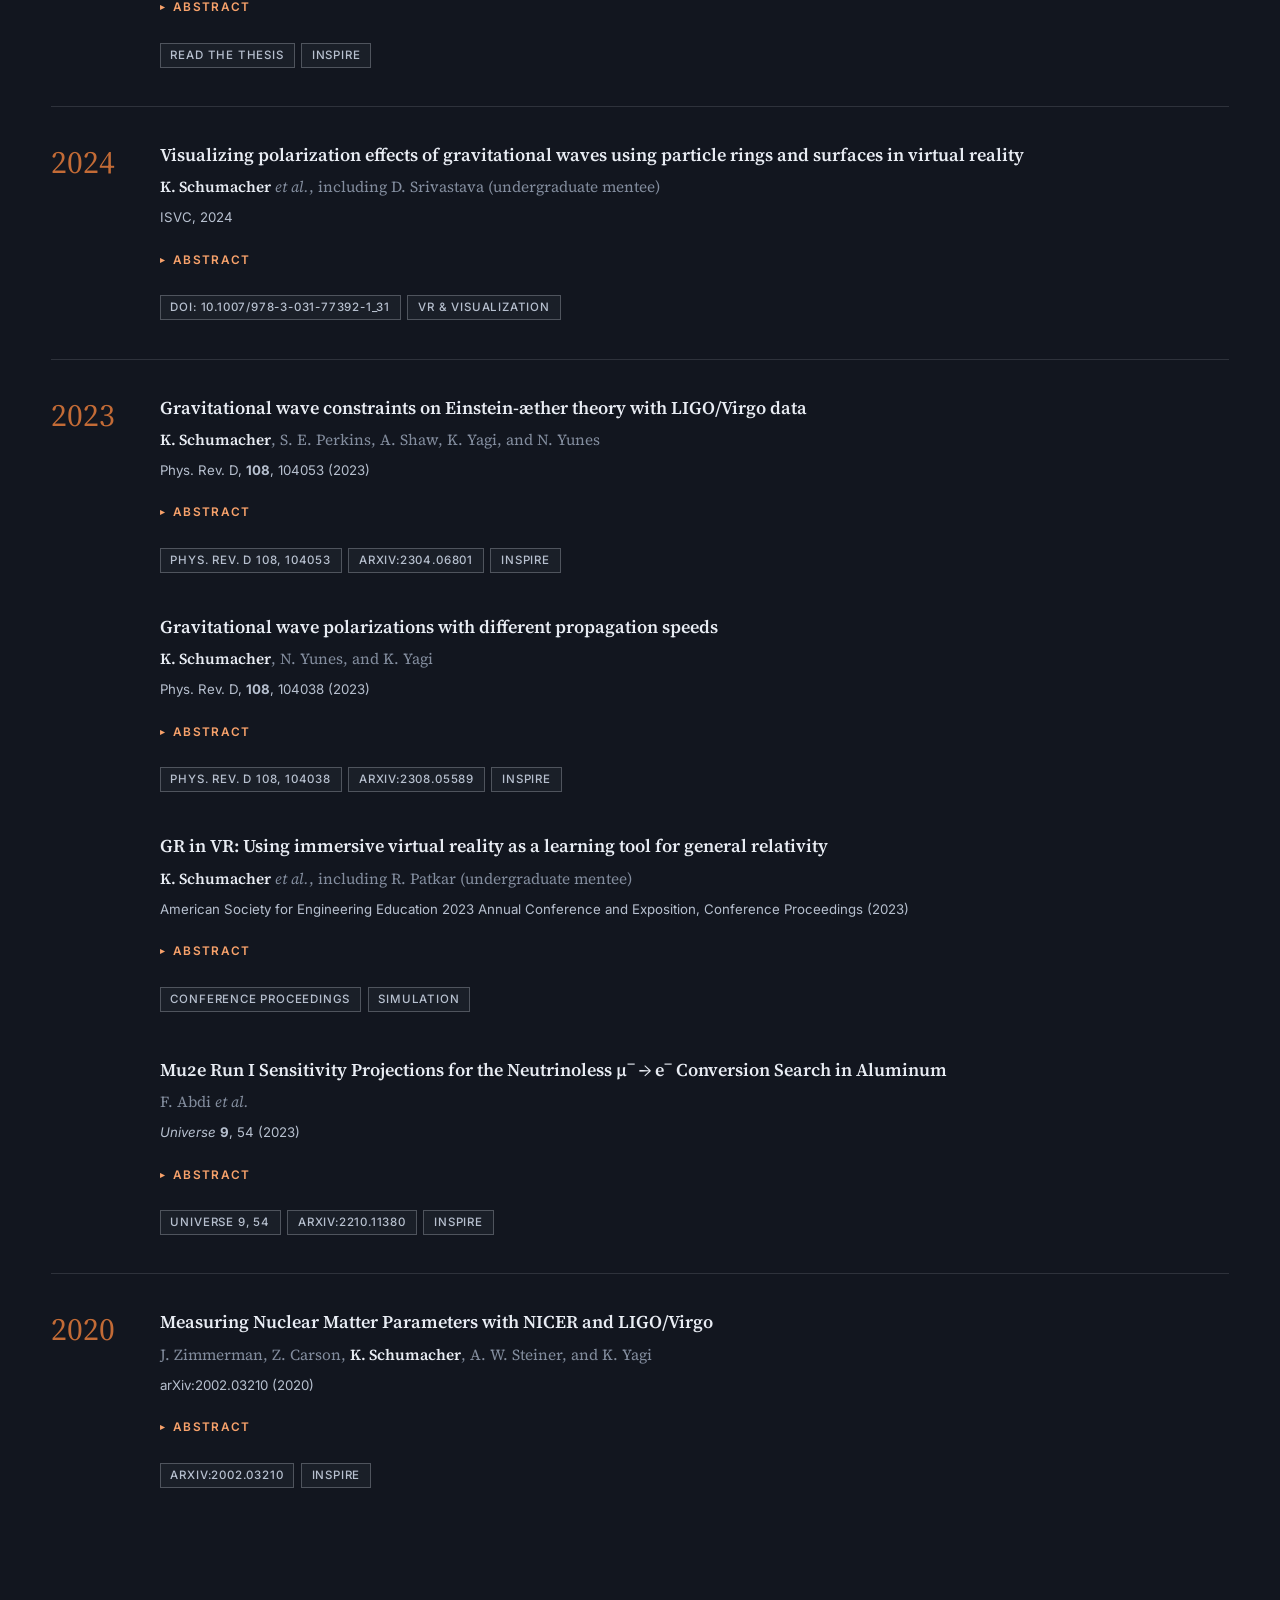
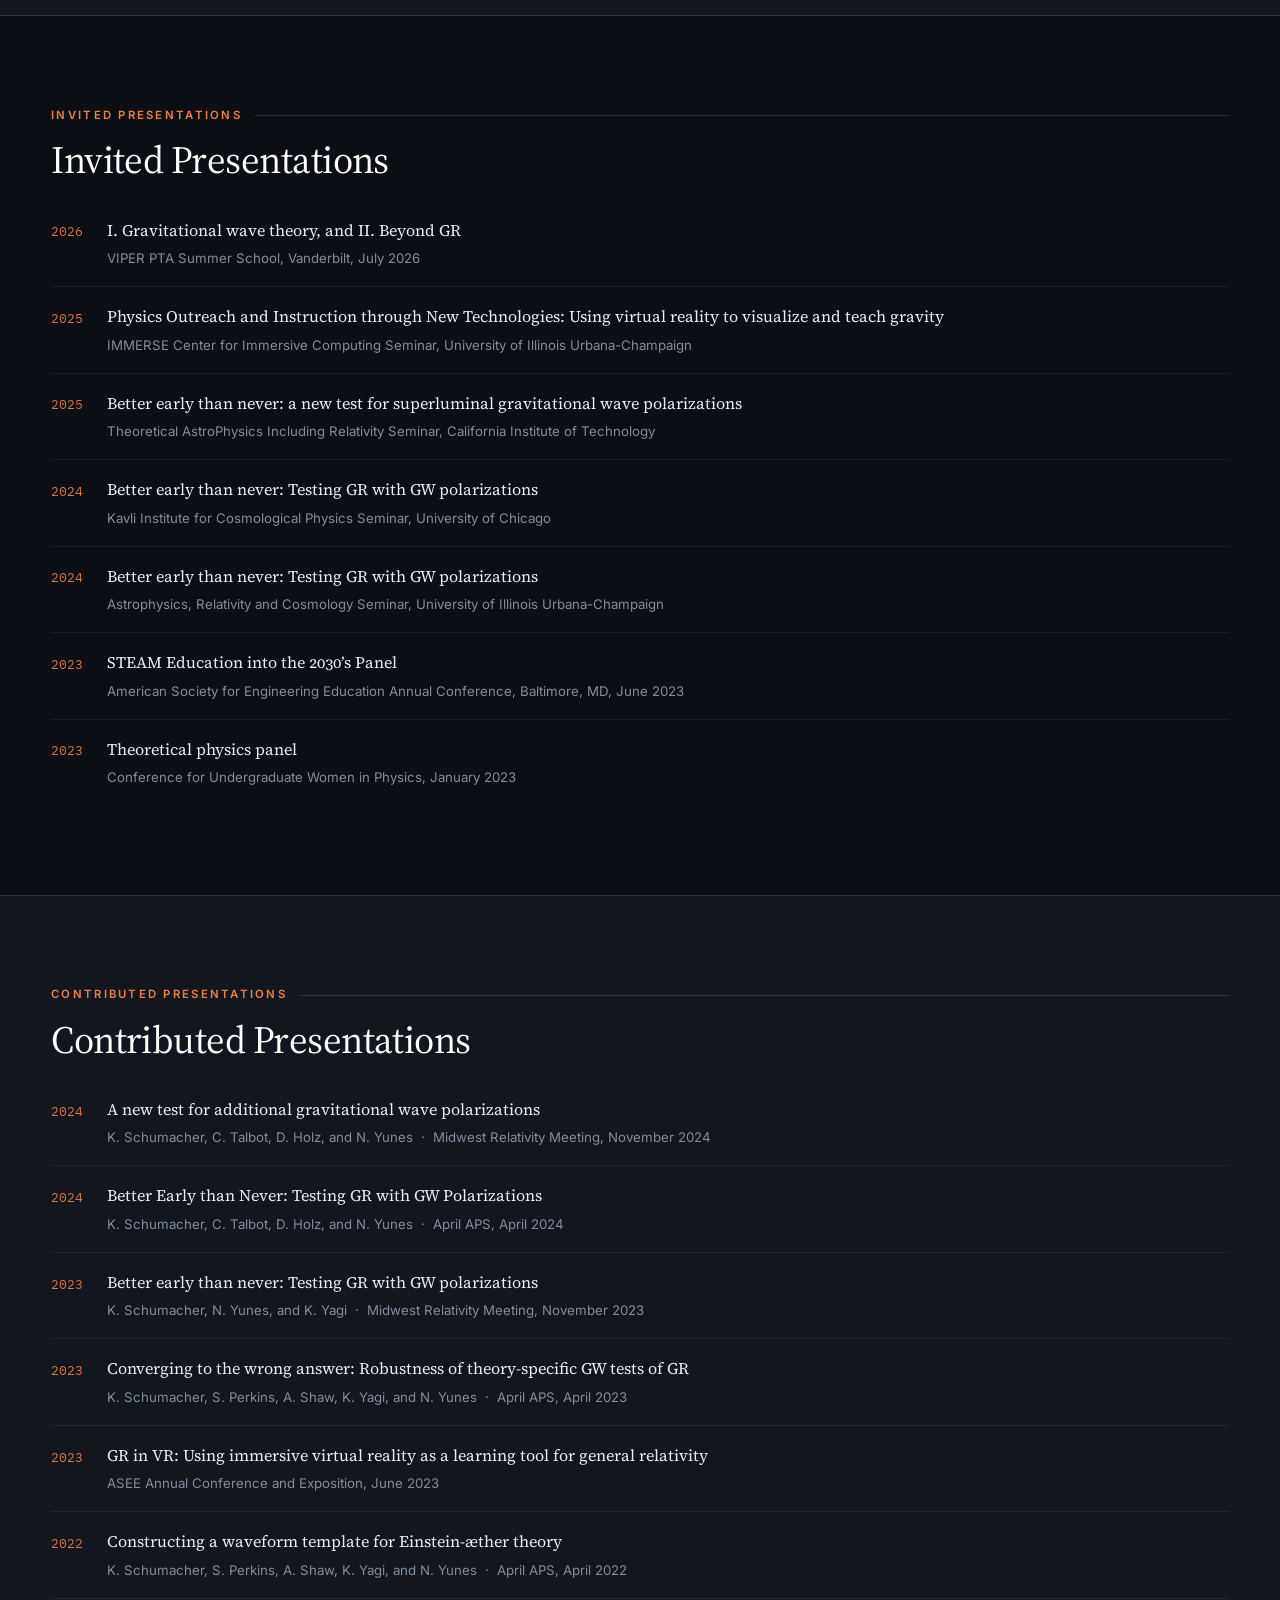
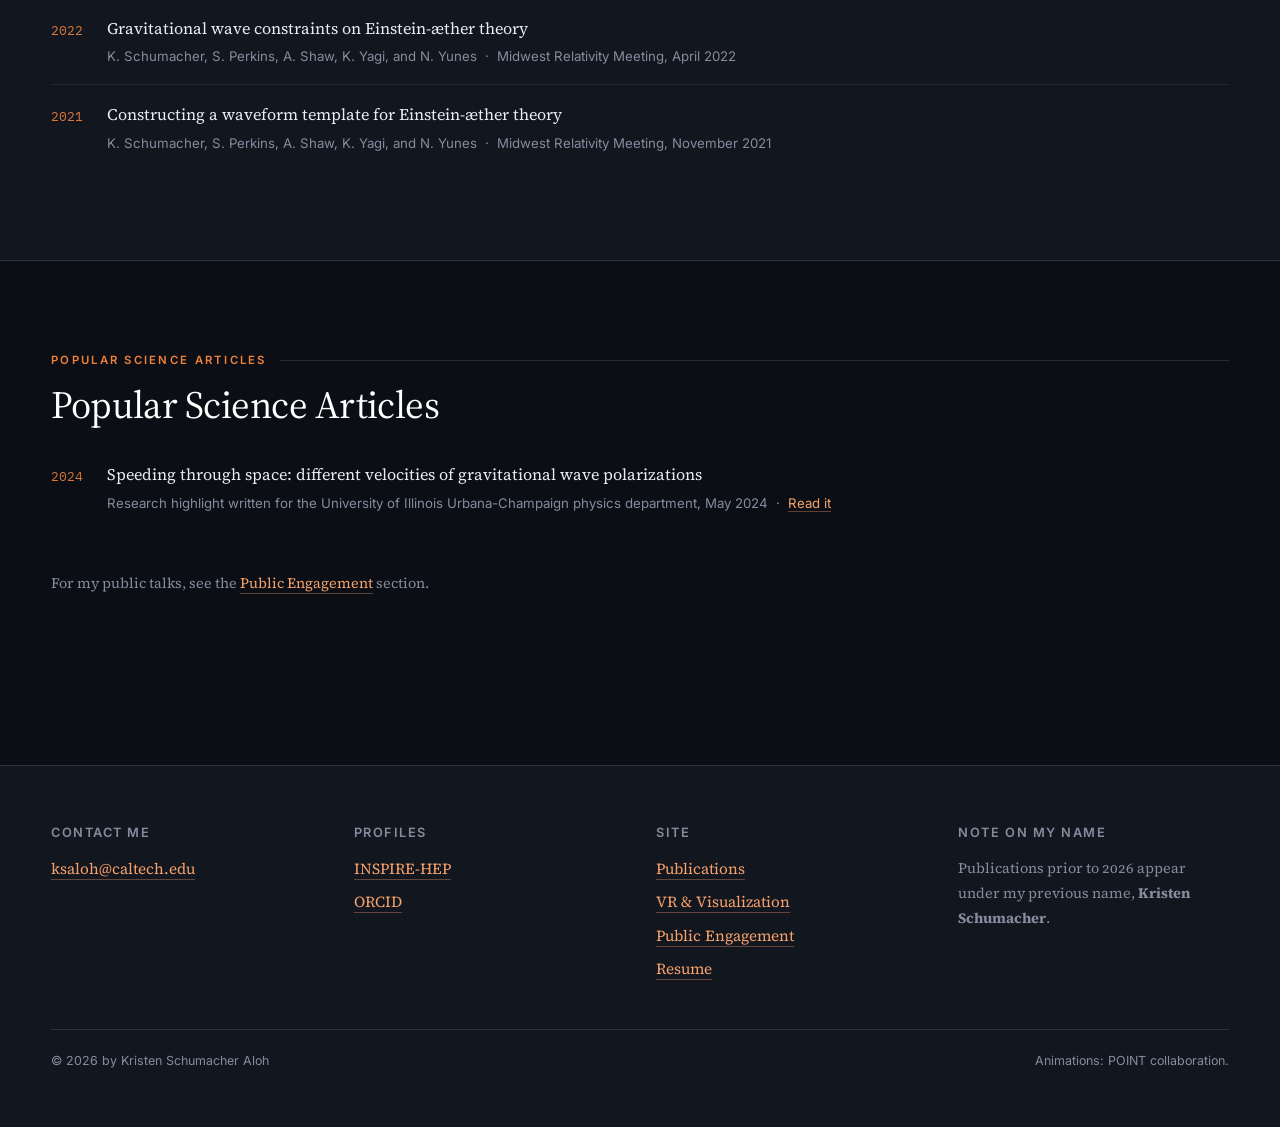
<file: publications.html>
<!DOCTYPE html>
<html lang="en">
<head>
<meta charset="utf-8">
<meta name="viewport" content="width=device-width, initial-scale=1">
<meta name="theme-color" content="#0B0E14">
<title>Publications — Kristen Schumacher Aloh</title>
<meta name="description" content="Papers, invited and contributed presentations, and popular science writing by Kristen Schumacher Aloh, gravitational physicist at Caltech and UT Austin. Papers before 2026 appear under Kristen Schumacher.">
<link rel="canonical" href="https://kristenaloh.github.io/publications.html">
<link rel="preconnect" href="https://fonts.googleapis.com">
<link rel="preconnect" href="https://fonts.gstatic.com" crossorigin>
<link href="https://fonts.googleapis.com/css2?family=Source+Serif+4:ital,opsz,wght@0,8..60,300..700;1,8..60,300..600&family=Inter:wght@400;500;600&family=IBM+Plex+Mono:wght@400;500&display=swap" rel="stylesheet">
<link rel="stylesheet" href="assets/css/style.css">
</head>
<body>
<a class="skip" href="#main">Skip to content</a>

<header class="masthead">
  <div class="masthead__inner">
    <a class="wordmark" href="index.html">
      <span class="wordmark__name">Kristen Schumacher Aloh</span>
      <span class="wordmark__role">Gravitational Physicist</span>
    </a>
    <nav class="nav" aria-label="Primary">
      <ul>
        <li><a href="index.html">About Me</a></li>
        <li><a href="publications.html" aria-current="page">Publications</a></li>
        <li><a href="visualizations.html">VR &amp; Visualization</a></li>
        <li><a href="outreach.html">Public Engagement</a></li>
        <li><a href="cv.html">Resume</a></li>
      </ul>
    </nav>
  </div>
</header>

<main id="main">

  <section class="section wrap">
    <p class="eyebrow">Publications</p>
    <h2 style="font-size:clamp(2rem,4.6vw,3rem)">Papers, Talks, and Writing</h2>
    <ul class="idlinks">
      <li><a href="#papers">Papers</a></li>
      <li><a href="#invited">Invited Presentations</a></li>
      <li><a href="#contributed">Contributed Presentations</a></li>
      <li><a href="#popular-science">Popular Science Articles</a></li>
    </ul>
  </section>

  <!-- ================= PAPERS ================= -->
  <section class="section section--raised" id="papers">
    <div class="wrap">
      <p class="eyebrow">Papers</p>
      <h2 class="mt-0">Papers</h2>
      <p class="deck">
        A complete list of my publications. It includes work in computer visualization and engineering
        education that does not appear in physics databases, and it spans a name change &mdash; papers
        before 2026 are published under <strong>Kristen Schumacher</strong>.
      </p>
      <!-- One-line summaries were removed here in Aug 2026. They sat between .pub__ref and
           the <details> abstract, as <p class="pub__gloss">. The .pub__gloss CSS rule is kept
           in the stylesheet so they can be reinstated by adding the paragraphs back. The plan
           is to rewrite them for a general audience rather than for a neighbouring subfield. -->
      <ul class="idlinks">
        <li><a class="is-primary" href="https://inspirehep.net/authors/1757251?ui-citation-summary=true">INSPIRE&#8209;HEP profile</a></li>
        <li><a href="https://orcid.org/0009-0002-8573-5075">ORCID</a></li>
      </ul>

      <!-- ===== 2026 ===== -->
      <div class="pubyear">
        <div class="pubyear__y">2026</div>
        <div>

          <article class="pub">
            <h3 class="pub__title">Testing gravitational wave polarizations with LISA</h3>
            <p class="pub__authors">S. Akama, M. Corman, P. C. M. Delgado, A. Garoffolo,
              M. Lagos, A. Mangiagli, S. Marsat, M. Piarulli, G. Tasinato, J. Zosso,
              G. G. Luciano, N. A. Nilsson, L. Perivolaropoulos,
              <b>K. Schumacher Aloh</b>, B. Sutton, R. Theriault, A. Verma, Y. Xie, M. Zhu
              &nbsp;(LISA Cosmology Working Group)</p>
            <p class="pub__ref">JCAP <b>09</b> (2026) 055</p>
            <details class="pub__abstract">
              <summary>Abstract</summary>
              <p>
                In this paper we quantify the ability of the Laser Interferometer Space Antenna
                (LISA) to test the presence of non-tensorial polarizations as well as modifications
                to the tensor ones in gravitational waves emitted from massive black hole binaries.
                We employ the Parametrized Post-Einsteinian (PPE) formalism to model deviations from
                General Relativity (GR) for tensor, vector, and scalar polarizations. Our PPE
                parametrization is inspired by post-Newtonian waveforms from four modified gravity
                theories: Horndeski, Einstein-aether, Rosen&rsquo;s bimetric, and Lightman-Lee. We
                consistently implement these modifications across the inspiral, merger, and ringdown
                phases, ensuring proper waveform alignment and tapering. Subsequently, we perform
                Fisher forecasts to derive expected constraints on deviations from General Relativity
                and map these constraints to the parameter spaces of the four gravity theories. For
                tensor polarizations, LISA achieves constraints on amplitude modifications ranging
                between &sim;10<sup>&minus;4</sup>&ndash;10<sup>&minus;2</sup> precision level,
                depending on the frequency evolution of the modifications, for systems with
                10<sup>5</sup>&ndash;10<sup>7</sup>&nbsp;M<sub>&odot;</sub> at z&nbsp;=&nbsp;1. We
                find that LISA can distinguish breathing and longitudinal scalar polarizations only
                for relatively light binaries with M&nbsp;&lesssim;&nbsp;10<sup>4</sup>&nbsp;M<sub>&odot;</sub>,
                beyond which these modes become degenerate in the detector response. Importantly,
                constraints on vector polarizations are approximately 2-3 times more precise than for
                scalar polarizations. For both vector and scalar modes, amplitude measurements reach
                precisions ranging between
                &sim;10<sup>&minus;8</sup>&ndash;10<sup>&minus;2</sup>, depending on the frequency
                evolution of the modifications, for systems with
                10<sup>5</sup>&ndash;10<sup>7</sup>&nbsp;M<sub>&odot;</sub> at z&nbsp;=&nbsp;1. These
                results demonstrate LISA&rsquo;s potential to probe gravity in the strong-field regime
                via gravitational wave polarizations.
              </p>
            </details>
            <ul class="pub__links">
              <li><a href="https://doi.org/10.1088/1475-7516/2026/09/055">JCAP 09 (2026) 055</a></li>
              <li><a href="https://arxiv.org/abs/2603.03165">arXiv:2603.03165</a></li>
              <li><a href="https://inspirehep.net/literature/3125375">INSPIRE</a></li>
            </ul>
          </article>

          <article class="pub">
            <h3 class="pub__title">Stochastic Siren: Astrophysical Gravitational-Wave Background
              Measurements of the Hubble Constant</h3>
            <p class="pub__authors">B. Cousins, <b>K. Schumacher</b>, A. K.-W. Chung, C. Talbot,
              T. Callister, D. E. Holz, and N. Yunes</p>
            <p class="pub__ref">Phys. Rev. Lett. <b>136</b>, 101003 (2026)</p>
            <details class="pub__abstract">
              <summary>Abstract</summary>
              <p>
                Gravitational waves from individually resolved compact object mergers can be used
                as standard sirens, offering a novel self-calibrating precision probe of cosmology.
                While the standard siren method has been well-explored, the gravitational-wave
                background arising from unresolved mergers offers a novel alternative to probing
                cosmology. We demonstrate that the combination of resolved binary black hole
                mergers with the unresolved signals composing the stochastic gravitational-wave
                background can be used to measure cosmological parameters, including the Hubble
                constant, H<sub>0</sub>. We apply this &ldquo;stochastic siren&rdquo; method to
                existing gravitational-wave data and find that including the current non-detection
                of the background increases the accuracy at which H<sub>0</sub> can be measured,
                relative to using resolved mergers alone. We also provide projections for upcoming
                detectors to highlight their ability to probe cosmology with the background. With
                the anticipated detection of the astrophysical gravitational-wave background, the
                stochastic siren approach can be expected to improve future standard siren
                cosmological measurements.
              </p>
            </details>
            <ul class="pub__links">
              <li><a href="https://doi.org/10.1103/4lzh-bm7y">Phys. Rev. Lett. 136, 101003</a></li>
              <li><a href="https://arxiv.org/abs/2503.01997">arXiv:2503.01997</a></li>
              <li><a href="https://inspirehep.net/literature/2896659">INSPIRE</a></li>
            </ul>
          </article>

        </div>
      </div>

      <!-- ===== 2025 ===== -->
      <div class="pubyear">
        <div class="pubyear__y">2025</div>
        <div>

          <article class="pub">
            <h3 class="pub__title">Better early than never: A new test for superluminal
              gravitational wave polarizations</h3>
            <p class="pub__authors"><b>K. Schumacher</b>, C. Talbot, D. E. Holz, and N. Yunes</p>
            <p class="pub__ref">Phys. Rev. D <b>112</b>, 024067 (2025)
              &nbsp;·&nbsp; <span class="small">Published under the title &ldquo;New test for
              superluminal gravitational wave polarizations&rdquo;</span></p>
            <details class="pub__abstract">
              <summary>Abstract</summary>
              <p>
                In some beyond-Einstein theories of gravity, gravitational waves can contain up to
                six polarizations, which are allowed to propagate at different speeds faster than
                light. These different propagation speeds imply that polarizations generated by the
                same source will not arrive simultaneously at the detector. Current constraints on
                the speed of propagation of transverse-traceless polarizations, however, indicate
                that any additional polarizations must arrive with or before the
                transverse-traceless ones. We propose a new technique to test for the existence of
                superluminal, non-transverse-traceless polarizations that arrive in the data before
                a gravitational-wave observation of transverse-traceless modes. We discuss the
                circumstances in which these non-transverse-traceless polarizations would be
                detectable and what constraints could be placed if they are not detected. To
                determine whether this new test of general relativity with gravitational wave
                observations is practical, we outline and address many of the challenges it might
                face. Our arguments lead us to conclude that this new test is not only physically
                well-motivated but also feasible with current detectors.
              </p>
            </details>
            <ul class="pub__links">
              <li><a href="https://doi.org/10.1103/m7ns-f3jf">Phys. Rev. D 112, 024067</a></li>
              <li><a href="https://arxiv.org/abs/2501.18125">arXiv:2501.18125</a></li>
              <li><a href="https://inspirehep.net/literature/2874196">INSPIRE</a></li>
            </ul>
          </article>

          <article class="pub">
            <h3 class="pub__title">Testing general relativity and cosmology with gravitational
              waves: polarizations, propagation speeds, and backgrounds</h3>
            <p class="pub__authors"><b>K. Schumacher</b></p>
            <p class="pub__ref">Ph.D. thesis, University of Illinois Urbana-Champaign (2025)
              &nbsp;·&nbsp; Advisor: Nicol&aacute;s Yunes</p>
            <details class="pub__abstract">
              <summary>Abstract</summary>
              <p>
                Gravitational waves have enabled innumerable tests of various aspects of
                physics and astronomy, both through their detection and non-detection. This
                dissertation focuses on two primary areas that gravitational waves have
                impacted: general relativity and cosmology. In general relativity,
                gravitational waves consist of only two tensor polarization modes, while some
                modified theories of gravity propose up to six polarizations. Thus, additional
                non-tensorial polarizations offer a unique signature of new physics and
                provide a generic and powerful tool for testing general relativity. In this
                dissertation, we develop models for the six polarizations possible in modified
                theories, where these polarizations can propagate at different speeds. These
                models offer a more straightforward method to obtain the expressions that
                serve as the foundation for waveform template creation. We apply these models
                to Einstein-&aelig;ther theory, a specific theory of modified gravity that
                allows us to test Lorentz-violation in the gravitational sector &mdash; a
                feature common to many theories of quantum gravity. For the first time, we
                construct a waveform template in this theory and test it against gravitational
                wave data. While we find that current data is insufficient to place more
                stringent constraints than existent bounds, this work establishes a framework
                for future tests. Furthermore, to better illustrate the physical phenomenon
                considered in these works, we also develop novel visualizations of
                gravitational wave polarizations in virtual reality. These animations allow
                for a deeper understanding of each polarization individually and their
                combined effects. Next, we investigate how propagation speeds of different
                polarizations impact their detectability and examine the implications for
                current constraints on additional polarizations. We propose a novel search
                technique for such polarizations, considering how they would correlate with
                the tensor polarizations that have already been detected. In the event that
                additional polarizations are not detected, we consider how this non-detection
                can still inform studies of modified theories by placing limits on the
                possible values of certain parameters, such as the polarization speeds.
                Finally, in addition to these tests of modified gravity, we propose a new test
                of cosmology utilizing the gravitational wave background &mdash; a collection
                of many faint, unresolvable events. We demonstrate that even in the case of a
                non-detection, this test can improve our measurement of the expansion rate of
                the Universe. In combination with spectral siren techniques, this may
                contribute to the resolution of the current Hubble tension. Overall, this
                dissertation contributes to the development of new analytical models and data
                analysis techniques for gravitational waves. Our findings suggest several
                promising directions for future research, including the development of new
                waveform templates in modified theories of gravity, searches for
                time-separated gravitational wave polarizations, and further measurements of
                the Hubble constant informed by the gravitational wave background.
              </p>
            </details>
            <ul class="pub__links">
              <li><a href="https://www.ideals.illinois.edu/items/136508">Read the thesis</a></li>
              <li><a href="https://inspirehep.net/literature/3083254">INSPIRE</a></li>
            </ul>
          </article>

        </div>
      </div>

      <!-- ===== 2024 ===== -->
      <div class="pubyear">
        <div class="pubyear__y">2024</div>
        <div>

          <article class="pub">
            <h3 class="pub__title">Visualizing polarization effects of gravitational waves using
              particle rings and surfaces in virtual reality</h3>
            <p class="pub__authors"><b>K. Schumacher</b> <em>et al.</em>,
              including D. Srivastava (undergraduate mentee)</p>
            <p class="pub__ref">ISVC, 2024</p>
            <details class="pub__abstract">
              <summary>Abstract</summary>
              <p>
                In some modified theories of gravity, gravitational waves may contain up to six
                polarizations. These different polarizations determine the pattern with which the
                gravitational waves stretch and squeeze spacetime, both perpendicular to and along
                the direction of propagation. Given the multi-dimensional nature of these
                distortions and the fact that they are not visible to the naked eye, immersive
                virtual reality is a useful tool for visualizing them. In this work, we introduce
                what we believe is the first visualization tool allowing users to explore all six
                gravitational wave polarizations. This interactive and immersive virtual reality
                experience features three different visualization modes intended to illustrate the
                different patterns of distortion for each polarization, for arbitrary combinations
                of the polarizations, and for combinations of polarizations that correspond to
                specific theories of gravity.
              </p>
            </details>
            <ul class="pub__links">
              <li><a href="https://doi.org/10.1007/978-3-031-77392-1_31">DOI: 10.1007/978-3-031-77392-1_31</a></li>
              <li><a href="visualizations.html">VR &amp; Visualization</a></li>
            </ul>
          </article>

        </div>
      </div>

      <!-- ===== 2023 ===== -->
      <div class="pubyear">
        <div class="pubyear__y">2023</div>
        <div>

          <article class="pub">
            <h3 class="pub__title">Gravitational wave constraints on Einstein-&aelig;ther theory
              with LIGO/Virgo data</h3>
            <p class="pub__authors"><b>K. Schumacher</b>, S. E. Perkins, A. Shaw, K. Yagi,
              and N. Yunes</p>
            <p class="pub__ref">Phys. Rev. D, <b>108</b>, 104053 (2023)</p>
            <details class="pub__abstract">
              <summary>Abstract</summary>
              <p>
                Lorentz symmetry is a fundamental property of Einstein&rsquo;s theory of general
                relativity that one may wish to test with gravitational wave observations.
                Einstein-&aelig;ther theory is a model that introduces Lorentz-symmetry breaking in
                the gravitational sector through an &aelig;ther vector field, while still leading to
                second-order field equations. This well-posed theory passes particle physics
                constraints because it modifies directly only the gravitational sector, yet it
                predicts deviations in the inspiral and coalescence of compact objects. We here,
                for the first time, put this theory to the test by comparing its gravitational wave
                predictions directly against LIGO/Virgo gravitational wave data. We first construct
                a waveform model for Einstein-&aelig;ther theory,
                <code>EA_IMRPhenomD_NRT</code>, through modifications of the general relativity
                <code>IMRPhenomD_NRTidalv2</code> model (used by the LIGO/VIRGO collaboration).
                This model constructs a response function that not only contains the
                transverse-traceless polarization but also additional Einstein-&aelig;ther (scalar
                and vectorial) polarizations simultaneously. We then use the many current
                constraints on the theory to construct nontrivial priors for the
                Einstein-&aelig;ther coupling constants. After testing the waveform model, we
                conduct parameter estimation studies on two gravitational wave events: GW170817 and
                GW190425. We find that these data are not sufficiently informative to place
                constraints on the theory that are stronger than current bounds from binary pulsar,
                Solar System, and cosmological observations. This is because, although
                Einstein-&aelig;ther modifications include additional polarizations and have been
                computed beyond leading post-Newtonian order, these modifications are dominated by
                (already-constrained) dipole effects. These difficulties make it unclear whether
                future gravitational wave observations will be able to improve on current
                constraints on Einstein-&aelig;ther theory.
              </p>
            </details>
            <ul class="pub__links">
              <li><a href="https://doi.org/10.1103/PhysRevD.108.104053">Phys. Rev. D 108, 104053</a></li>
              <li><a href="https://arxiv.org/abs/2304.06801">arXiv:2304.06801</a></li>
              <li><a href="https://inspirehep.net/literature/2651445">INSPIRE</a></li>
            </ul>
          </article>

          <article class="pub">
            <h3 class="pub__title">Gravitational wave polarizations with different propagation
              speeds</h3>
            <p class="pub__authors"><b>K. Schumacher</b>, N. Yunes, and K. Yagi</p>
            <p class="pub__ref">Phys. Rev. D, <b>108</b>, 104038 (2023)</p>
            <details class="pub__abstract">
              <summary>Abstract</summary>
              <p>
                In some modified theories of gravity, gravitational waves can contain up to six
                different polarizations, which can travel at speeds different from that of light.
                Searches for these different polarizations in gravitational wave data are important
                because any detection would be clear evidence of new physics, while clear
                nondetections could constrain some modified theories. The first step toward
                searching the data for such gravitational wave content is the calculation of the
                amplitudes of these different polarizations. Here we present a model-independent
                method to obtain the different polarizations of gravitational waves directly from
                the metric perturbation in theories where these polarizations are allowed to travel
                at different speeds. We develop our calculations so that the same procedure works
                with either the metric perturbation itself or its trace-reversed form. Our results
                are in agreement with previous work in the limit that all polarization speeds are
                the speed of light. We demonstrate how our model-independent method can be used
                with two specific modified theories of gravity, suggesting its wide applicability
                to other theories that allow for different gravitational wave propagation speeds.
                We further extend the parametrized post-Einsteinian formalism to apply to such
                theories that travel with different speeds. Finally, we discuss how the different
                speeds of different polarizations may affect null stream tests of general
                relativity with gravitational wave observations by multiple interferometers.
                Differences in propagation speeds may make null streams ineffective or lead to the
                detection of what seem to be isolated scalar or vector modes.
              </p>
            </details>
            <ul class="pub__links">
              <li><a href="https://doi.org/10.1103/PhysRevD.108.104038">Phys. Rev. D 108, 104038</a></li>
              <li><a href="https://arxiv.org/abs/2308.05589">arXiv:2308.05589</a></li>
              <li><a href="https://inspirehep.net/literature/2686897">INSPIRE</a></li>
            </ul>
          </article>

          <article class="pub">
            <h3 class="pub__title">GR in VR: Using immersive virtual reality as a learning tool for
              general relativity</h3>
            <p class="pub__authors"><b>K. Schumacher</b> <em>et al.</em>,
              including R. Patkar (undergraduate mentee)</p>
            <p class="pub__ref">American Society for Engineering Education 2023 Annual Conference
              and Exposition, Conference Proceedings (2023)</p>
            <details class="pub__abstract">
              <summary>Abstract</summary>
              <p>
                According to general relativity, gravity can be understood as a curvature of
                spacetime in response to the presence of matter and energy. Students often struggle
                to visualize the geometry of curved spacetime. The standard demonstration used to
                aid in visualization, that of a ball on an elastic sheet, is fundamentally flawed
                and may lead to misconceptions. Recent research suggests that virtual reality can
                improve understanding of spatially complex or abstract concepts. We hypothesize that
                an interactive virtual reality demonstration involving masses in a curved 3D
                spatial grid, with clocks representing the relative passage of time, would support
                improved conceptual understanding and impact attitude among students learning
                general relativity compared to traditional methods. To test this hypothesis,
                undergraduate students who have no formal experience with general relativity are
                recruited to evaluate the virtual reality simulation. The students first take a
                questionnaire to determine a baseline for their conceptual understanding of general
                relativity, with confidence-scaled multiple choice and written response questions.
                The experimental group experiences an interactive virtual reality demonstration in
                which the subjects can move objects through space and time to visualize how mass
                curves spacetime. An instructor leads the control group through the standard ball
                on a sheet demo while delivering content orally. Students in both groups are
                prompted by an instructor to explore the relationship between mass, gravity, and
                time, guided by a set of conceptual questions. Immediately after the
                demonstrations, students complete the same questionnaire and a survey about learner
                attitude and simulation usability. Few previous studies focus on the conceptual
                understanding of general relativity and even fewer examine the possibility of
                immersive learning as a tool for teaching this topic. Our work addresses this gap
                by designing a novel immersive technique for visualizing relativistic effects and
                comparing this technique to existing non-immersive methods of instruction.
              </p>
            </details>
            <ul class="pub__links">
              <li><a href="https://peer.asee.org/gr-in-vr-using-immersive-virtual-reality-as-a-learning-tool-for-general-relativity">Conference Proceedings</a></li>
              <li><a href="visualizations.html#einsteins-spacetime">Simulation</a></li>
            </ul>
          </article>

          <article class="pub">
            <h3 class="pub__title">Mu2e Run I Sensitivity Projections for the Neutrinoless
              &mu;<sup>&minus;</sup>&nbsp;&rarr;&nbsp;e<sup>&minus;</sup> Conversion Search in
              Aluminum</h3>
            <p class="pub__authors">F. Abdi <em>et al.</em></p>
            <p class="pub__ref"><em>Universe</em> <b>9</b>, 54 (2023)</p>
            <details class="pub__abstract">
              <summary>Abstract</summary>
              <p>
                The Mu2e experiment at Fermilab will search for the neutrinoless
                &mu;<sup>&minus;</sup>&nbsp;&rarr;&nbsp;e<sup>&minus;</sup> conversion in the field
                of an aluminum nucleus. The Mu2e data-taking plan assumes two running periods,
                Run I and Run II, separated by an approximately two-year-long shutdown. This paper
                presents an estimate of the expected Mu2e Run I search sensitivity and includes a
                detailed discussion of the background sources, uncertainties of their prediction,
                analysis procedures, and the optimization of the experimental sensitivity. The
                expected Run I 5&sigma; discovery sensitivity is
                R<sub>&mu;e</sub>&nbsp;=&nbsp;1.2&nbsp;&times;&nbsp;10<sup>&minus;15</sup>, with a
                total expected background of 0.11&nbsp;&plusmn;&nbsp;0.03 events. In the absence of
                a signal, the expected upper limit is
                R<sub>&mu;e</sub>&nbsp;&lt;&nbsp;6.2&nbsp;&times;&nbsp;10<sup>&minus;16</sup> at
                90% CL. This represents a three order of magnitude improvement over the current
                experimental limit.
              </p>
            </details>
            <ul class="pub__links">
              <li><a href="https://doi.org/10.3390/universe9010054">Universe 9, 54</a></li>
              <li><a href="https://arxiv.org/abs/2210.11380">arXiv:2210.11380</a></li>
              <li><a href="https://inspirehep.net/literature/2167920">INSPIRE</a></li>
            </ul>
          </article>

        </div>
      </div>

      <!-- ===== 2020 ===== -->
      <div class="pubyear">
        <div class="pubyear__y">2020</div>
        <div>

          <article class="pub">
            <h3 class="pub__title">Measuring Nuclear Matter Parameters with NICER and
              LIGO/Virgo</h3>
            <p class="pub__authors">J. Zimmerman, Z. Carson, <b>K. Schumacher</b>,
              A. W. Steiner, and K. Yagi</p>
            <p class="pub__ref">arXiv:2002.03210 (2020)</p>
            <details class="pub__abstract">
              <summary>Abstract</summary>
              <p>
                The NICER Collaboration recently reported the measurement of the mass and radius of
                a pulsar PSR J0030+0451. We here use this new measurement to constrain one of the
                higher-order nuclear matter parameters K<sub>sym,0</sub>. We further combine the
                tidal measurement of the binary neutron star merger GW170817 by LIGO/Virgo to
                derive a joint 1-&sigma; constraint as
                K<sub>sym,0</sub>&nbsp;=&nbsp;&minus;102<sup>+71</sup><sub>&minus;72</sub>&nbsp;MeV.
                We believe this is the most reliable bound on the parameter to date under the
                assumption that there is no new physics above the saturation density which impacts
                neutron star observations.
              </p>
            </details>
            <ul class="pub__links">
              <li><a href="https://arxiv.org/abs/2002.03210">arXiv:2002.03210</a></li>
              <li><a href="https://inspirehep.net/literature/1779410">INSPIRE</a></li>
            </ul>
          </article>

        </div>
      </div>

    </div>
  </section>

  <!-- ================= INVITED ================= -->
  <section class="section wrap" id="invited">
    <p class="eyebrow">Invited Presentations</p>
    <h2 class="mt-0">Invited Presentations</h2>
    <ul class="entrylist">
      <li>
        <span class="yr">2026</span>
        <span class="what">I. Gravitational wave theory, and II. Beyond GR
          <span class="where">VIPER PTA Summer School, Vanderbilt, July 2026</span></span>
      </li>
      <li>
        <span class="yr">2025</span>
        <span class="what">Physics Outreach and Instruction through New Technologies: Using
          virtual reality to visualize and teach gravity
          <span class="where">IMMERSE Center for Immersive Computing Seminar, University of
            Illinois Urbana-Champaign</span></span>
      </li>
      <li>
        <span class="yr">2025</span>
        <span class="what">Better early than never: a new test for superluminal gravitational wave
          polarizations
          <span class="where">Theoretical AstroPhysics Including Relativity Seminar, California
            Institute of Technology</span></span>
      </li>
      <li>
        <span class="yr">2024</span>
        <span class="what">Better early than never: Testing GR with GW polarizations
          <span class="where">Kavli Institute for Cosmological Physics Seminar, University of
            Chicago</span></span>
      </li>
      <li>
        <span class="yr">2024</span>
        <span class="what">Better early than never: Testing GR with GW polarizations
          <span class="where">Astrophysics, Relativity and Cosmology Seminar, University of
            Illinois Urbana-Champaign</span></span>
      </li>
      <li>
        <span class="yr">2023</span>
        <span class="what">STEAM Education into the 2030&rsquo;s Panel
          <span class="where">American Society for Engineering Education Annual Conference,
            Baltimore, MD, June 2023</span></span>
      </li>
      <li>
        <span class="yr">2023</span>
        <span class="what">Theoretical physics panel
          <span class="where">Conference for Undergraduate Women in Physics, January 2023</span></span>
      </li>
    </ul>
  </section>

  <!-- ================= CONTRIBUTED ================= -->
  <section class="section section--raised" id="contributed">
    <div class="wrap">
      <p class="eyebrow">Contributed Presentations</p>
      <h2 class="mt-0">Contributed Presentations</h2>
      <ul class="entrylist">
        <li><span class="yr">2024</span>
          <span class="what">A new test for additional gravitational wave polarizations
            <span class="where">K. Schumacher, C. Talbot, D. Holz, and N. Yunes &nbsp;·&nbsp;
              Midwest Relativity Meeting, November 2024</span></span></li>
        <li><span class="yr">2024</span>
          <span class="what">Better Early than Never: Testing GR with GW Polarizations
            <span class="where">K. Schumacher, C. Talbot, D. Holz, and N. Yunes &nbsp;·&nbsp;
              April APS, April 2024</span></span></li>
        <li><span class="yr">2023</span>
          <span class="what">Better early than never: Testing GR with GW polarizations
            <span class="where">K. Schumacher, N. Yunes, and K. Yagi &nbsp;·&nbsp;
              Midwest Relativity Meeting, November 2023</span></span></li>
        <li><span class="yr">2023</span>
          <span class="what">Converging to the wrong answer: Robustness of theory-specific GW
            tests of GR
            <span class="where">K. Schumacher, S. Perkins, A. Shaw, K. Yagi, and N. Yunes &nbsp;·&nbsp;
              April APS, April 2023</span></span></li>
        <li><span class="yr">2023</span>
          <span class="what">GR in VR: Using immersive virtual reality as a learning tool for
            general relativity
            <span class="where">ASEE Annual Conference and Exposition, June 2023</span></span></li>
        <li><span class="yr">2022</span>
          <span class="what">Constructing a waveform template for Einstein-&aelig;ther theory
            <span class="where">K. Schumacher, S. Perkins, A. Shaw, K. Yagi, and N. Yunes &nbsp;·&nbsp;
              April APS, April 2022</span></span></li>
        <li><span class="yr">2022</span>
          <span class="what">Gravitational wave constraints on Einstein-&aelig;ther theory
            <span class="where">K. Schumacher, S. Perkins, A. Shaw, K. Yagi, and N. Yunes &nbsp;·&nbsp;
              Midwest Relativity Meeting, April 2022</span></span></li>
        <li><span class="yr">2021</span>
          <span class="what">Constructing a waveform template for Einstein-&aelig;ther theory
            <span class="where">K. Schumacher, S. Perkins, A. Shaw, K. Yagi, and N. Yunes &nbsp;·&nbsp;
              Midwest Relativity Meeting, November 2021</span></span></li>
      </ul>
    </div>
  </section>

  <!-- ================= POPULAR SCIENCE ================= -->
  <section class="section wrap" id="popular-science">
    <p class="eyebrow">Popular Science Articles</p>
    <h2 class="mt-0">Popular Science Articles</h2>
    <ul class="entrylist">
      <li><span class="yr">2024</span>
        <span class="what">Speeding through space: different velocities of gravitational wave
          polarizations
          <span class="where">Research highlight written for the University of Illinois
            Urbana-Champaign physics department, May 2024 &nbsp;·&nbsp;
            <a href="https://physics.illinois.edu/research/highlights/schumacher-polarization">Read
            it</a></span></span></li>
    </ul>

    <p class="small" style="margin-top:2.5rem">
      For my public talks, see the <a href="outreach.html#public-talks">Public Engagement</a>
      section.
    </p>
  </section>

</main>

<footer class="footer">
  <div class="wrap">
    <div class="footer__grid">
      <div>
        <h4>Contact me</h4>
        <ul>
          <li><a href="mailto:ksaloh@caltech.edu">ksaloh@caltech.edu</a></li>
        </ul>
      </div>
      <div>
        <h4>Profiles</h4>
        <ul>
          <li><a href="https://inspirehep.net/authors/1757251?ui-citation-summary=true">INSPIRE&#8209;HEP</a></li>
          <li><a href="https://orcid.org/0009-0002-8573-5075">ORCID</a></li>
        </ul>
      </div>
      <div>
        <h4>Site</h4>
        <ul>
          <li><a href="publications.html">Publications</a></li>
          <li><a href="visualizations.html">VR &amp; Visualization</a></li>
          <li><a href="outreach.html">Public Engagement</a></li>
          <li><a href="cv.html">Resume</a></li>
        </ul>
      </div>
      <div>
        <h4>Note on my name</h4>
        <p class="small">
          Publications prior to 2026 appear under my previous name,
          <strong>Kristen Schumacher</strong>.
        </p>
      </div>
    </div>
    <div class="footer__note">
      <span>&copy; 2026 by Kristen Schumacher Aloh</span>
      <span>Animations: POINT collaboration.</span>
    </div>
  </div>
</footer>
</body>
</html>
</file>
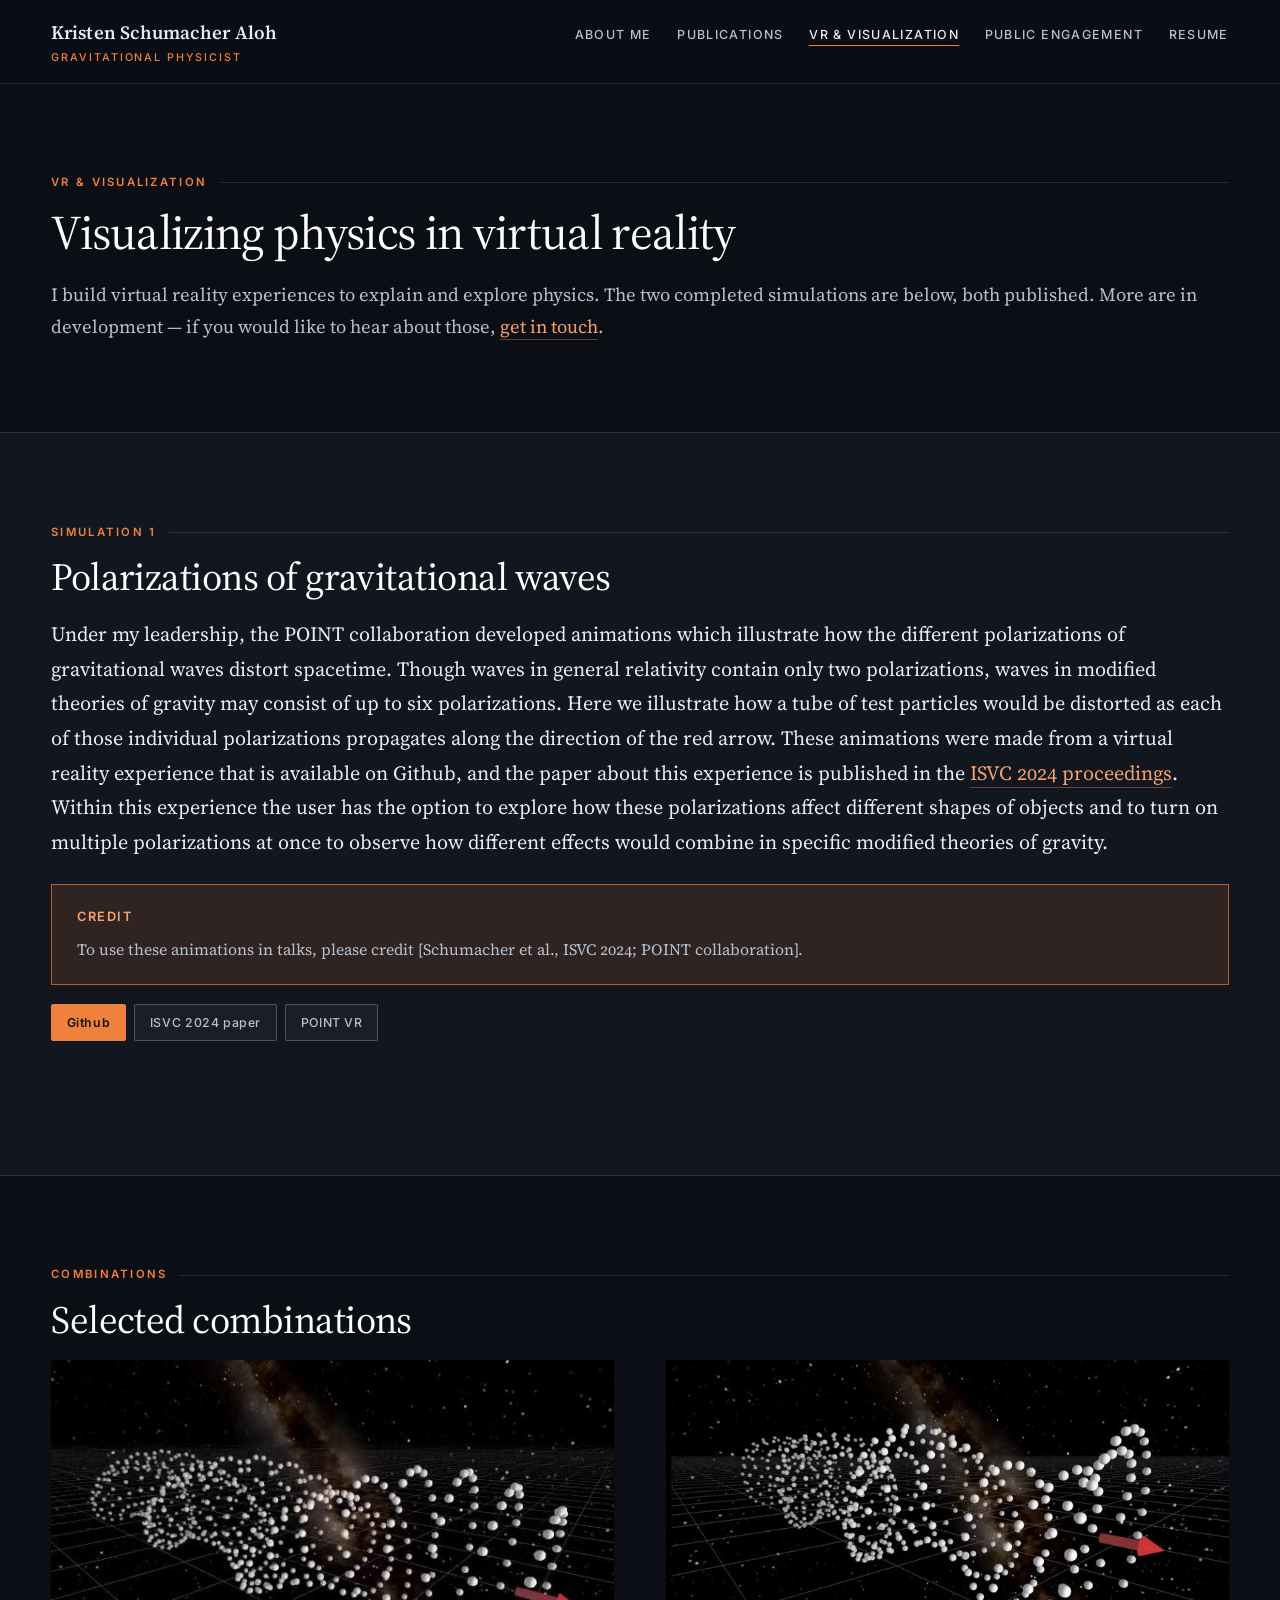
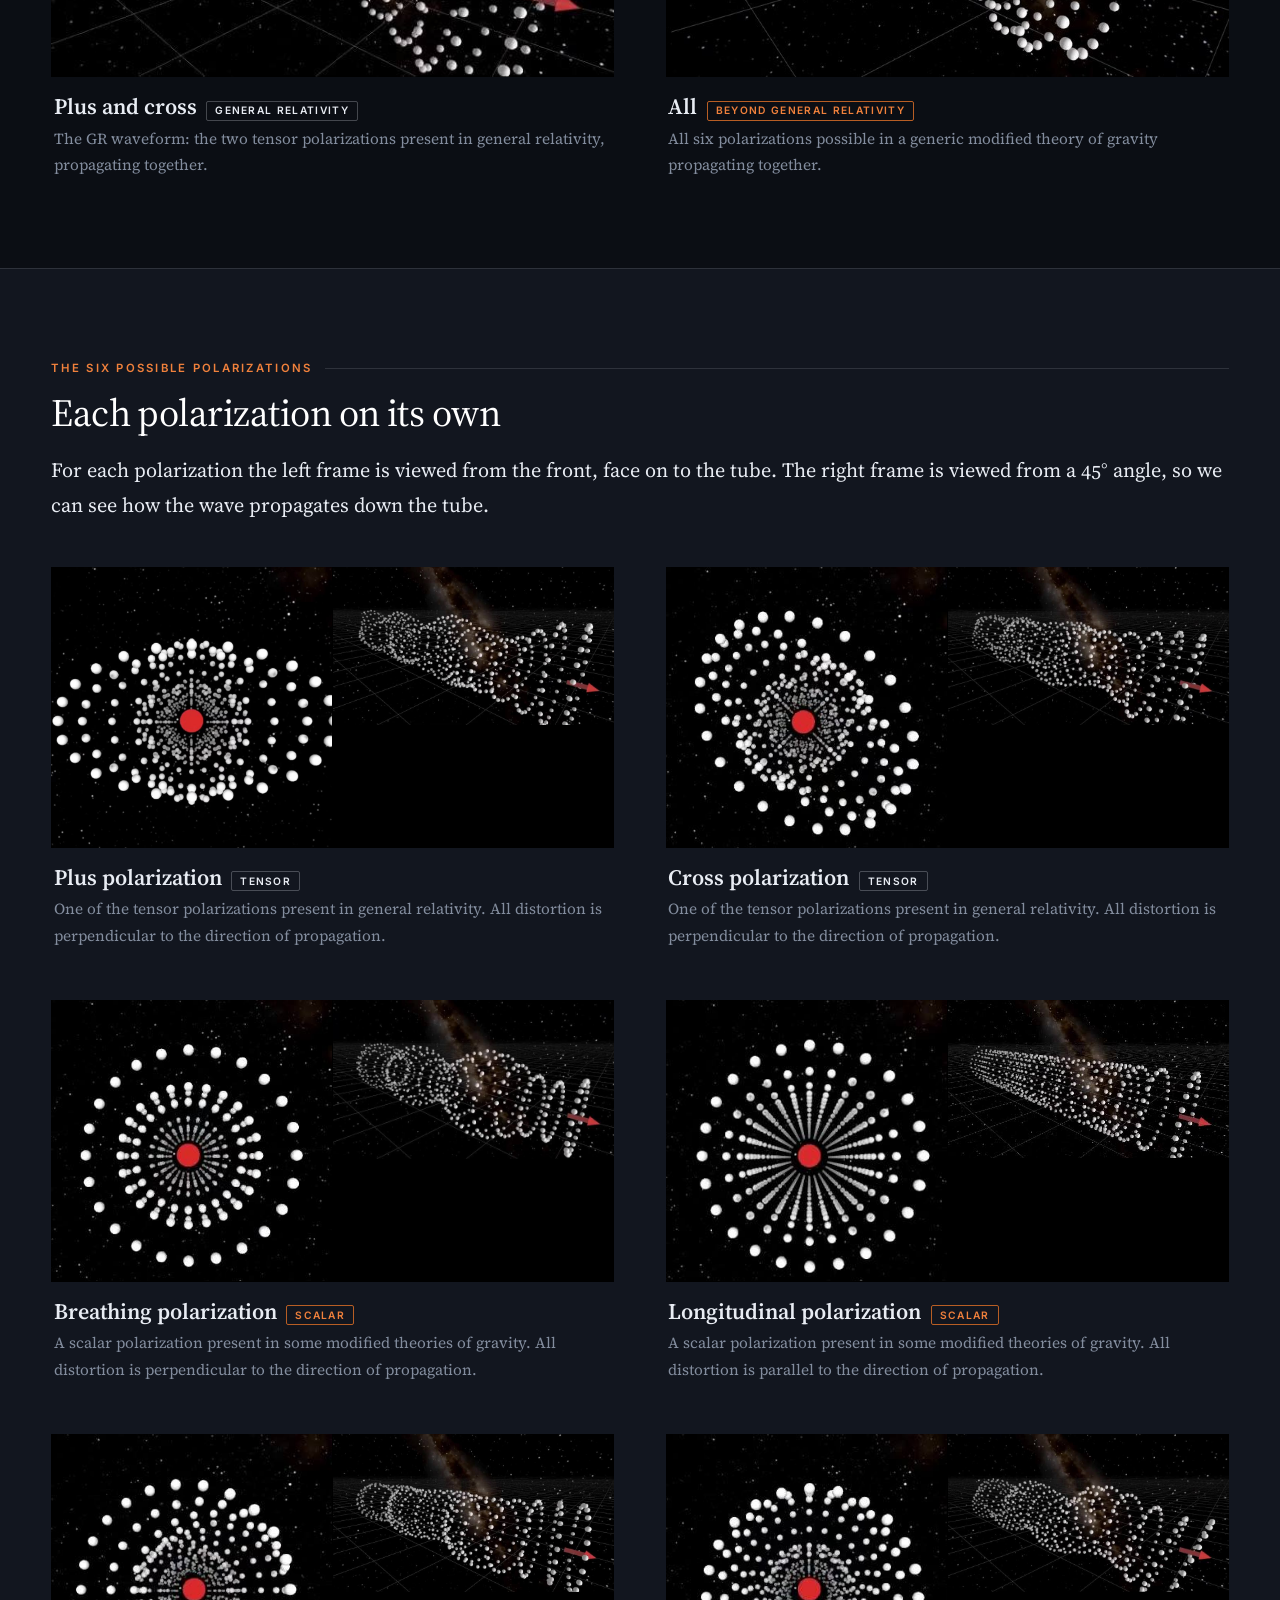
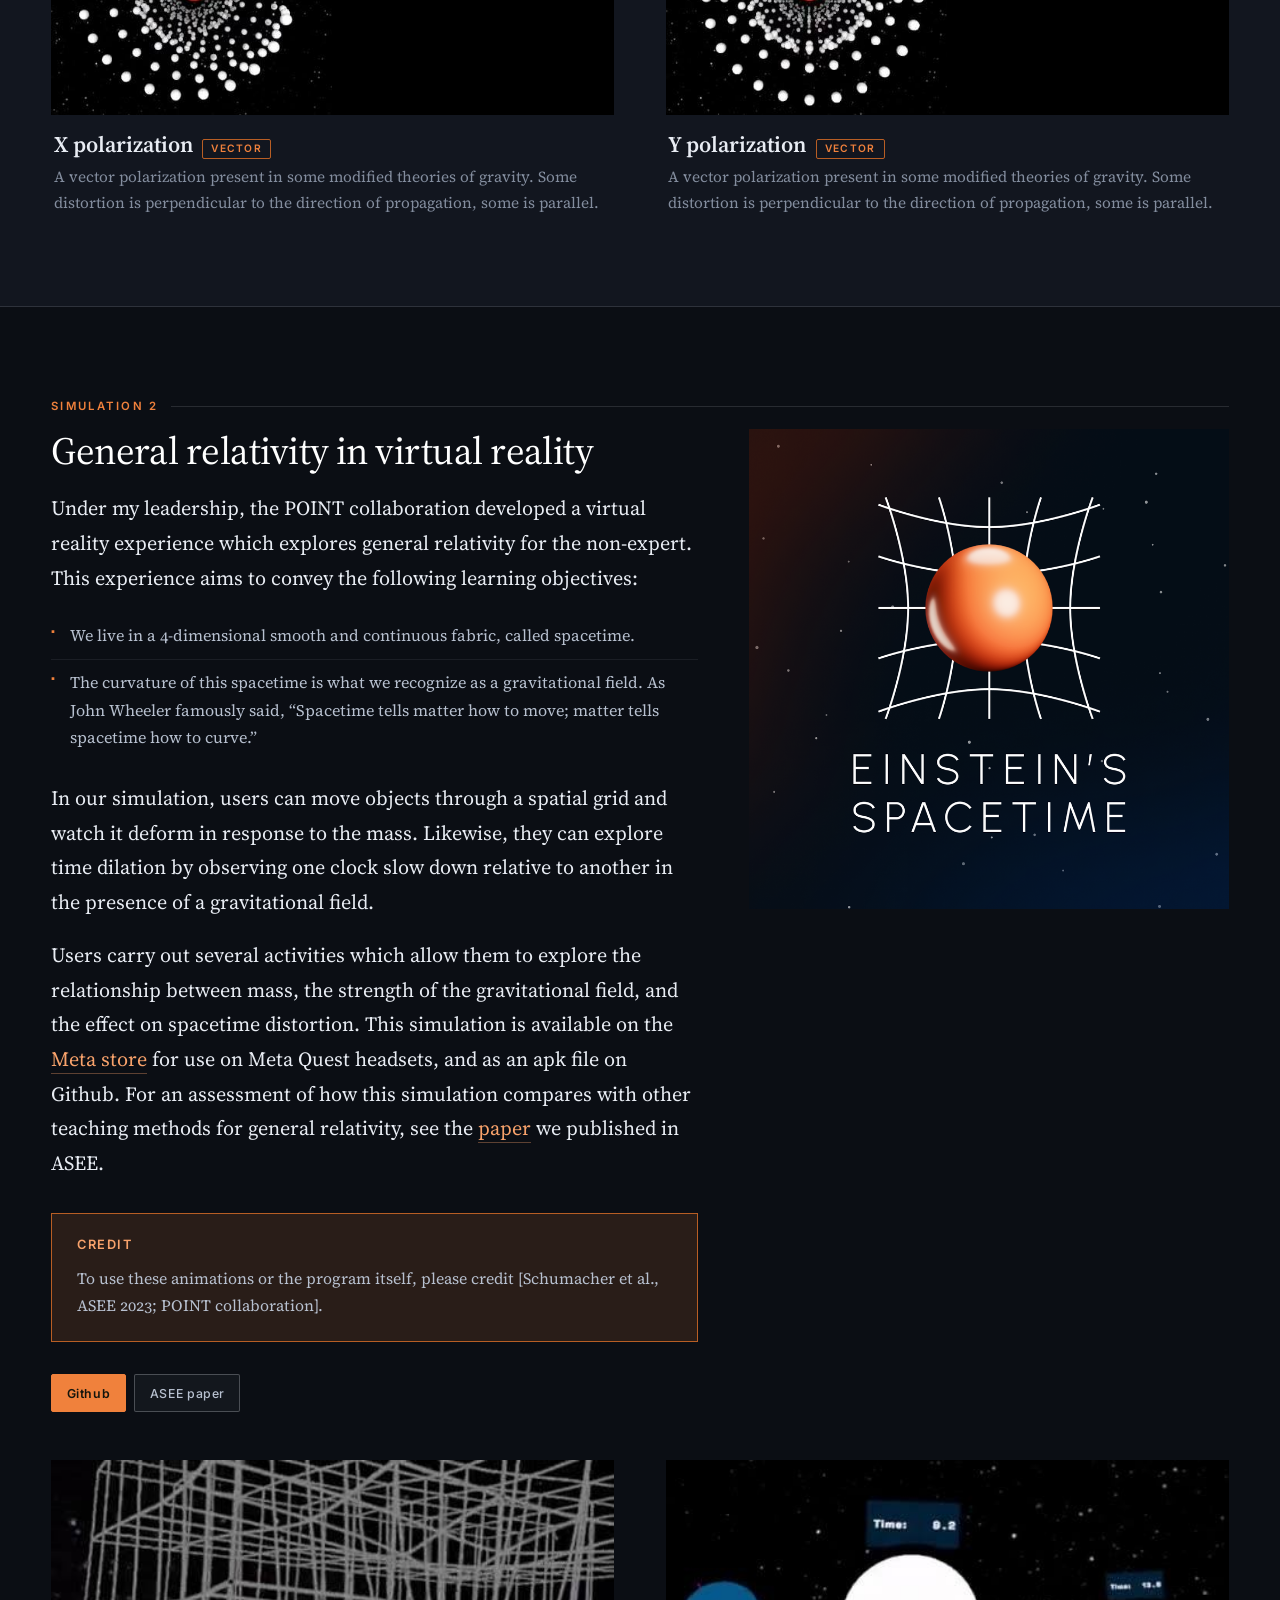
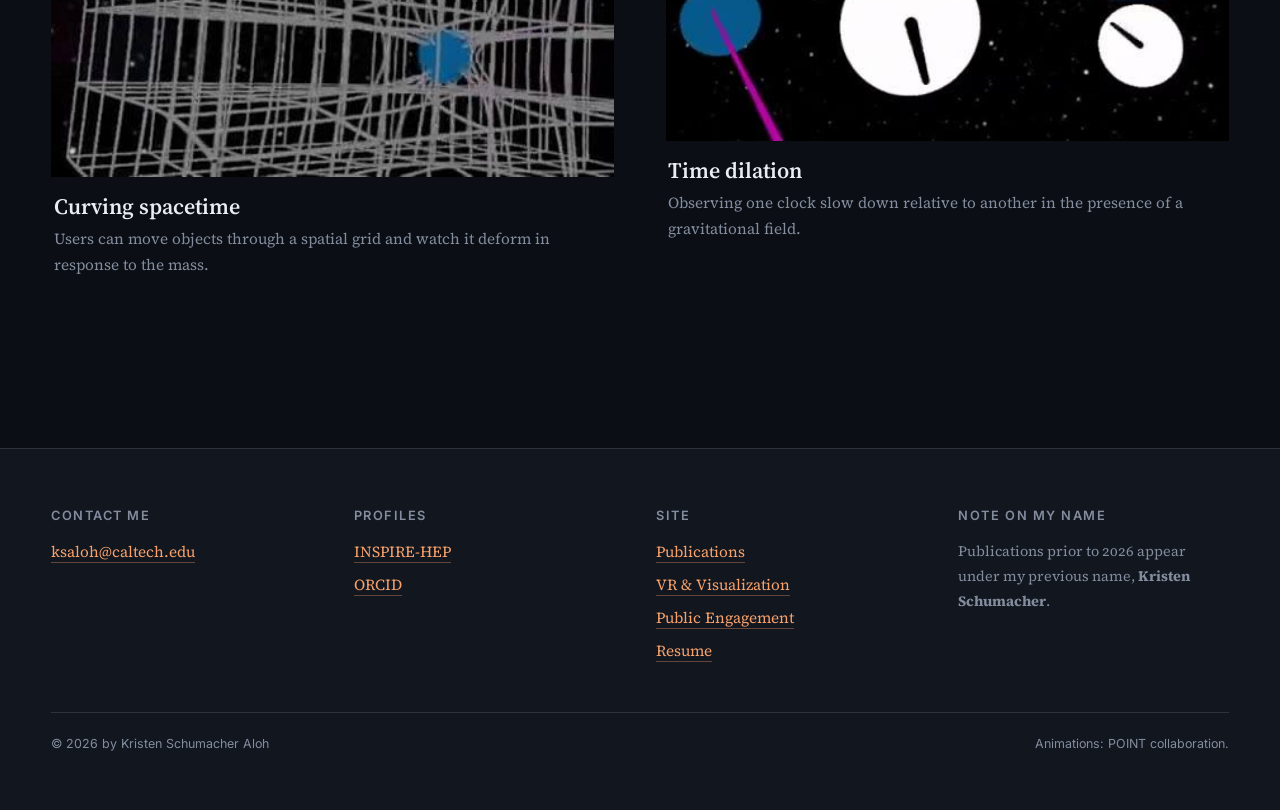
<file: visualizations.html>
<!DOCTYPE html>
<html lang="en">
<head>
<meta charset="utf-8">
<meta name="viewport" content="width=device-width, initial-scale=1">
<meta name="theme-color" content="#0B0E14">
<title>VR &amp; Visualization — Kristen Schumacher Aloh</title>
<meta name="description" content="Animations illustrating how the polarizations a gravitational wave may carry would distort spacetime, and a virtual reality experience exploring general relativity, developed by the POINT collaboration.">
<link rel="canonical" href="https://kristenaloh.github.io/visualizations.html">
<meta property="og:title" content="VR &amp; Visualization — Kristen Schumacher Aloh">
<meta property="og:image" content="https://kristenaloh.github.io/assets/video/poster/all_45.jpg">
<link rel="preconnect" href="https://fonts.googleapis.com">
<link rel="preconnect" href="https://fonts.gstatic.com" crossorigin>
<link href="https://fonts.googleapis.com/css2?family=Source+Serif+4:ital,opsz,wght@0,8..60,300..700;1,8..60,300..600&family=Inter:wght@400;500;600&family=IBM+Plex+Mono:wght@400;500&display=swap" rel="stylesheet">
<link rel="stylesheet" href="assets/css/style.css">
</head>
<body>
<a class="skip" href="#main">Skip to content</a>

<header class="masthead">
  <div class="masthead__inner">
    <a class="wordmark" href="index.html">
      <span class="wordmark__name">Kristen Schumacher Aloh</span>
      <span class="wordmark__role">Gravitational Physicist</span>
    </a>
    <nav class="nav" aria-label="Primary">
      <ul>
        <li><a href="index.html">About Me</a></li>
        <li><a href="publications.html">Publications</a></li>
        <li><a href="visualizations.html" aria-current="page">VR &amp; Visualization</a></li>
        <li><a href="outreach.html">Public Engagement</a></li>
        <li><a href="cv.html">Resume</a></li>
      </ul>
    </nav>
  </div>
</header>

<main id="main">

  <section class="section wrap">
    <p class="eyebrow">VR &amp; visualization</p>
    <h2 style="font-size:clamp(2rem,4.6vw,3rem)">Visualizing physics in virtual reality</h2>
    <p class="deck">
      I build virtual reality experiences to explain and explore physics. The two completed
      simulations are below, both published. More are in development &mdash; if you would like to hear
      about those, <a href="mailto:ksaloh@caltech.edu">get in touch</a>.
    </p>
  </section>

  <!-- ============ SIMULATION 1 ============ -->
  <section class="section section--raised">
    <div class="wrap">
    <p class="eyebrow">Simulation 1</p>
    <h2 class="mt-0">Polarizations of gravitational waves</h2>
    <div class="introrow">
      <div class="prose">
        <p>
          Under my leadership, the POINT collaboration developed animations which illustrate how the
          different polarizations of gravitational waves distort spacetime. Though waves in general
          relativity contain only two polarizations, waves in modified theories of gravity may
          consist of up to six polarizations. Here we illustrate how a tube of test particles would
          be distorted as each of those individual polarizations propagates along the direction of
          the red arrow. These animations were made from a virtual reality experience that is
          available on Github, and the paper about this experience is published in the
          <a href="https://doi.org/10.1007/978-3-031-77392-1_31">ISVC 2024 proceedings</a>. Within
          this experience the user has the option to explore how these polarizations affect different
          shapes of objects and to turn on multiple polarizations at once to observe how different
          effects would combine in specific modified theories of gravity.
        </p>
      </div>
      <div class="introrow__side">
        <div class="callout" style="margin:0">
          <h4>Credit</h4>
          <p>
            To use these animations in talks, please credit
            [Schumacher et al., ISVC 2024; POINT collaboration].
          </p>
        </div>
        <ul class="idlinks">
          <li><a class="is-primary" href="https://github.com/POINT-VR/POINT-VR-Chapter-1/tree/chapter2-IEEE/POINT-VR-Chapter-1/gifs">Github</a></li>
          <li><a href="https://doi.org/10.1007/978-3-031-77392-1_31">ISVC 2024 paper</a></li>
          <li><a href="https://icasu.illinois.edu/outreach/point-vr">POINT&nbsp;VR</a></li>
        </ul>
      </div>
    </div>
    </div>
  </section>

  <!-- ================= COMBINATIONS ================= -->
  <section class="section" id="combinations">
    <div class="wrap">
      <p class="eyebrow">Combinations</p>
      <h2 class="mt-0">Selected combinations</h2>
      <div class="split">
        <figure class="animfig">
          <div class="animfig__stage">
            <video src="assets/video/pluscross_45.mp4" poster="assets/video/poster/pluscross_45.jpg"
                   autoplay loop muted playsinline preload="metadata"
                   aria-label="Animation: the plus and cross polarizations together, distorting a tube of test particles as the wave propagates along the direction of the red arrow"></video>
          </div>
          <div class="animfig__cap">
            <h3>Plus and cross <span class="badge badge--gr">General relativity</span></h3>
            <p>The GR waveform: the two tensor polarizations present in general relativity,
              propagating together.</p>
          </div>
        </figure>

        <figure class="animfig">
          <div class="animfig__stage">
            <video src="assets/video/all_45.mp4" poster="assets/video/poster/all_45.jpg"
                   autoplay loop muted playsinline preload="metadata"
                   aria-label="Animation: all six possible polarizations together, distorting a tube of test particles both perpendicular to and along the direction of propagation"></video>
          </div>
          <div class="animfig__cap">
            <h3>All <span class="badge">Beyond general relativity</span></h3>
            <p>All six polarizations possible in a generic modified theory of gravity propagating together.</p>
          </div>
        </figure>
      </div>
    </div>
  </section>

  <!-- ================= THE SIX ================= -->
  <section class="section section--raised" id="polarizations">
    <div class="wrap">
      <p class="eyebrow">The six possible polarizations</p>
      <h2 class="mt-0">Each polarization on its own</h2>
      <div class="prose">
        <p>
          For each polarization the left frame is viewed from the front, face on to the tube. The
          right frame is viewed from a 45&deg; angle, so we can see how the wave propagates down
          the tube.
        </p>
      </div>

      <div class="animgrid">

        <figure class="animfig">
          <div class="animfig__stage animfig__stage--pair">
            <video src="assets/video/plus_front.mp4" poster="assets/video/poster/plus_front.jpg"
                   autoplay loop muted playsinline preload="none"
                   aria-label="Plus polarization viewed from the front, face on to the tube of test particles"></video>
            <video src="assets/video/plus_45.mp4" poster="assets/video/poster/plus_45.jpg"
                   autoplay loop muted playsinline preload="none"
                   aria-label="Plus polarization viewed from a 45 degree angle, showing the wave propagating down the tube"></video>
          </div>
          <div class="animfig__cap">
            <h3>Plus polarization <span class="badge badge--gr">Tensor</span></h3>
            <p>One of the tensor polarizations present in general relativity. All distortion is
              perpendicular to the direction of propagation.</p>
          </div>
        </figure>

        <figure class="animfig">
          <div class="animfig__stage animfig__stage--pair">
            <video src="assets/video/cross_front.mp4" poster="assets/video/poster/cross_front.jpg"
                   autoplay loop muted playsinline preload="none"
                   aria-label="Cross polarization viewed from the front, face on to the tube of test particles"></video>
            <video src="assets/video/cross_45.mp4" poster="assets/video/poster/cross_45.jpg"
                   autoplay loop muted playsinline preload="none"
                   aria-label="Cross polarization viewed from a 45 degree angle"></video>
          </div>
          <div class="animfig__cap">
            <h3>Cross polarization <span class="badge badge--gr">Tensor</span></h3>
            <p>One of the tensor polarizations present in general relativity. All distortion is
              perpendicular to the direction of propagation.</p>
          </div>
        </figure>

        <figure class="animfig">
          <div class="animfig__stage animfig__stage--pair">
            <video src="assets/video/breathing_front.mp4" poster="assets/video/poster/breathing_front.jpg"
                   autoplay loop muted playsinline preload="none"
                   aria-label="Breathing polarization viewed from the front, face on to the tube of test particles"></video>
            <video src="assets/video/breathing_45.mp4" poster="assets/video/poster/breathing_45.jpg"
                   autoplay loop muted playsinline preload="none"
                   aria-label="Breathing polarization viewed from a 45 degree angle"></video>
          </div>
          <div class="animfig__cap">
            <h3>Breathing polarization <span class="badge">Scalar</span></h3>
            <p>A scalar polarization present in some modified theories of gravity. All distortion
              is perpendicular to the direction of propagation.</p>
          </div>
        </figure>

        <figure class="animfig">
          <div class="animfig__stage animfig__stage--pair">
            <video src="assets/video/longitudinal_front.mp4" poster="assets/video/poster/longitudinal_front.jpg"
                   autoplay loop muted playsinline preload="none"
                   aria-label="Longitudinal polarization viewed from the front, face on to the tube of test particles"></video>
            <video src="assets/video/longitudinal_45.mp4" poster="assets/video/poster/longitudinal_45.jpg"
                   autoplay loop muted playsinline preload="none"
                   aria-label="Longitudinal polarization viewed from a 45 degree angle, showing distortion along the direction of propagation"></video>
          </div>
          <div class="animfig__cap">
            <h3>Longitudinal polarization <span class="badge">Scalar</span></h3>
            <p>A scalar polarization present in some modified theories of gravity. All distortion
              is parallel to the direction of propagation.</p>
          </div>
        </figure>

        <figure class="animfig">
          <div class="animfig__stage animfig__stage--pair">
            <video src="assets/video/x_front.mp4" poster="assets/video/poster/x_front.jpg"
                   autoplay loop muted playsinline preload="none"
                   aria-label="X polarization viewed from the front, face on to the tube of test particles"></video>
            <video src="assets/video/x_45.mp4" poster="assets/video/poster/x_45.jpg"
                   autoplay loop muted playsinline preload="none"
                   aria-label="X polarization viewed from a 45 degree angle"></video>
          </div>
          <div class="animfig__cap">
            <h3>X polarization <span class="badge">Vector</span></h3>
            <p>A vector polarization present in some modified theories of gravity. Some distortion
              is perpendicular to the direction of propagation, some is parallel.</p>
          </div>
        </figure>

        <figure class="animfig">
          <div class="animfig__stage animfig__stage--pair">
            <video src="assets/video/y_front.mp4" poster="assets/video/poster/y_front.jpg"
                   autoplay loop muted playsinline preload="none"
                   aria-label="Y polarization viewed from the front, face on to the tube of test particles"></video>
            <video src="assets/video/y_45.mp4" poster="assets/video/poster/y_45.jpg"
                   autoplay loop muted playsinline preload="none"
                   aria-label="Y polarization viewed from a 45 degree angle"></video>
          </div>
          <div class="animfig__cap">
            <h3>Y polarization <span class="badge">Vector</span></h3>
            <p>A vector polarization present in some modified theories of gravity. Some distortion
              is perpendicular to the direction of propagation, some is parallel.</p>
          </div>
        </figure>

      </div>
    </div>
  </section>

  <!-- ================= GR IN VR ================= -->
  <section class="section" id="einsteins-spacetime">
    <div class="wrap">
      <p class="eyebrow">Simulation 2</p>
      <div class="split split--wide-first">
        <div>
          <h2 class="mt-0">General relativity in virtual reality</h2>
          <p>
            Under my leadership, the POINT collaboration developed a virtual reality experience
            which explores general relativity for the non-expert. This experience aims to convey
            the following learning objectives:
          </p>
          <ul class="plainlist">
            <li>We live in a 4-dimensional smooth and continuous fabric, called spacetime.</li>
            <li>The curvature of this spacetime is what we recognize as a gravitational field. As
              John Wheeler famously said, &ldquo;Spacetime tells matter how to move; matter tells
              spacetime how to curve.&rdquo;</li>
          </ul>
          <p style="margin-top:1.25rem">
            In our simulation, users can move objects through a spatial grid and watch it deform in
            response to the mass. Likewise, they can explore time dilation by observing one clock
            slow down relative to another in the presence of a gravitational field.
          </p>
          <p>
            Users carry out several activities which allow them to explore the relationship between
            mass, the strength of the gravitational field, and the effect on spacetime distortion.
            This simulation is available on the
            <a href="https://www.meta.com/experiences/einsteins-spacetime/7597526396991161/">Meta
            store</a> for use on Meta Quest headsets, and as an apk file on Github. For an
            assessment of how
            this simulation compares with other teaching methods for general relativity, see the
            <a href="https://peer.asee.org/gr-in-vr-using-immersive-virtual-reality-as-a-learning-tool-for-general-relativity">paper</a>
            we published in ASEE.
          </p>
          <div class="callout">
            <h4>Credit</h4>
            <p>
              To use these animations or the program itself, please credit
              [Schumacher et al., ASEE 2023; POINT collaboration].
            </p>
          </div>
          <ul class="idlinks">
            <li><a class="is-primary" href="https://github.com/POINT-VR/POINT-VR-Chapter-1/blob/develop/POINT-VR-Chapter-1/Builds/conferenceBuild_5_13_24.apk">Github</a></li>
            <li><a href="https://peer.asee.org/gr-in-vr-using-immersive-virtual-reality-as-a-learning-tool-for-general-relativity">ASEE paper</a></li>
          </ul>
        </div>

        <div>
          <figure class="mediafig" style="border:0;padding:0;background:transparent">
            <img src="assets/img/web/einstein-spacetime-square.png"
                 alt="Einstein's Spacetime logo: an orange sphere deforming a white grid against a dark starfield"
                 width="900" height="900" loading="lazy">
          </figure>
        </div>
      </div>

      <div class="animgrid" style="margin-top:3rem">
        <figure class="animfig">
          <div class="animfig__stage">
            <video src="assets/video/asee_demo_grid.mp4" poster="assets/video/poster/asee_demo_grid.jpg"
                   autoplay loop muted playsinline preload="none"
                   aria-label="Animation from the simulation: a blue mass placed in a spatial grid draws the grid lines in toward itself"></video>
          </div>
          <div class="animfig__cap">
            <h3>Curving spacetime</h3>
            <p>Users can move objects through a spatial grid and watch it deform in response to
              the mass.</p>
          </div>
        </figure>

        <figure class="animfig">
          <div class="animfig__stage">
            <video src="assets/video/asee_demo_clocks.mp4" poster="assets/video/poster/asee_demo_clocks.jpg"
                   autoplay loop muted playsinline preload="none"
                   aria-label="Animation from the simulation: two clocks running at visibly different rates in the presence of a gravitational field"></video>
          </div>
          <div class="animfig__cap">
            <h3>Time dilation</h3>
            <p>Observing one clock slow down relative to another in the presence of a
              gravitational field.</p>
          </div>
        </figure>
      </div>
    </div>
  </section>

</main>

<footer class="footer">
  <div class="wrap">
    <div class="footer__grid">
      <div>
        <h4>Contact me</h4>
        <ul>
          <li><a href="mailto:ksaloh@caltech.edu">ksaloh@caltech.edu</a></li>
        </ul>
      </div>
      <div>
        <h4>Profiles</h4>
        <ul>
          <li><a href="https://inspirehep.net/authors/1757251?ui-citation-summary=true">INSPIRE&#8209;HEP</a></li>
          <li><a href="https://orcid.org/0009-0002-8573-5075">ORCID</a></li>
        </ul>
      </div>
      <div>
        <h4>Site</h4>
        <ul>
          <li><a href="publications.html">Publications</a></li>
          <li><a href="visualizations.html">VR &amp; Visualization</a></li>
          <li><a href="outreach.html">Public Engagement</a></li>
          <li><a href="cv.html">Resume</a></li>
        </ul>
      </div>
      <div>
        <h4>Note on my name</h4>
        <p class="small">
          Publications prior to 2026 appear under my previous name,
          <strong>Kristen Schumacher</strong>.
        </p>
      </div>
    </div>
    <div class="footer__note">
      <span>&copy; 2026 by Kristen Schumacher Aloh</span>
      <span>Animations: POINT collaboration.</span>
    </div>
  </div>
</footer>
</body>
</html>
</file>
<file: assets/css/style.css>
/* ===========================================================
   Kristen Schumacher Aloh — personal academic site
   Design: "Dark field"

   Every polarization animation is rendered on pure black. The site is
   therefore built dark, so those animations sit flush against the page
   with no visible frame — they read as the design rather than as
   embedded media. Media surfaces are true #000 to match the source.

   The orange accent is sampled from the sphere in the Einstein's
   Spacetime logo, and recurs in the POINT logo, the OzGrav black-hole
   render and the Hanford trace of the GW150914 figure.
   =========================================================== */

/* ---------- Tokens ---------- */
:root {
  --page:       #0B0E14;   /* near-black page ground        */
  --surface:    #12161F;   /* cards, panels                 */
  --surface-2:  #1A1F2B;   /* raised / hover                */
  --plate:      #000000;   /* media surfaces — matches source */

  --ink:        #E8ECF3;   /* body text                     */
  --ink-soft:   #B7C0CF;   /* secondary                     */
  --muted:      #838D9E;   /* metadata, captions            */

  --rule:       rgba(232, 236, 243, .13);
  --rule-soft:  rgba(232, 236, 243, .07);
  --rule-firm:  rgba(232, 236, 243, .26);

  --flare:      #F0813C;   /* accent — the sphere           */
  --flare-soft: #F8A26B;   /* light tint                    */
  --flare-dim:  #B85E24;   /* pressed / borders             */
  --flare-tint: rgba(240, 129, 60, .13);

  --serif: "Source Serif 4", "Source Serif Pro", Charter, "Iowan Old Style",
           Georgia, "Times New Roman", serif;
  --sans:  "Inter", -apple-system, BlinkMacSystemFont, "Segoe UI", Helvetica, Arial, sans-serif;
  --mono:  "IBM Plex Mono", ui-monospace, SFMono-Regular, Menlo, monospace;

  /* No container cap: the page fills the browser window at whatever width it is
     opened to. Type scales with the viewport so it stays proportionate. */
  --pad-x: clamp(1.25rem, 4vw, 4.5rem);
}

/* ---------- Reset ---------- */
*, *::before, *::after { box-sizing: border-box; }
html { -webkit-text-size-adjust: 100%; scroll-behavior: smooth; background: var(--page); }
body {
  margin: 0;
  background: var(--page);
  color: var(--ink);
  font-family: var(--serif);
  font-size: clamp(1.0625rem, 0.30vw + 1.02rem, 1.375rem);
  line-height: 1.72;
  font-feature-settings: "kern" 1, "liga" 1, "onum" 1;
  -webkit-font-smoothing: antialiased;
  text-rendering: optimizeLegibility;
}
img, svg, video { max-width: 100%; display: block; }
img, svg { height: auto; }
figure { margin: 0; }
::selection { background: var(--flare); color: #10130A; }

/* ---------- Links ---------- */
a {
  color: var(--flare-soft);
  text-decoration: none;
  border-bottom: 1px solid rgba(248, 162, 107, .35);
  transition: color .15s ease, border-color .15s ease, background-color .15s ease;
}
a:hover { color: #FFCBA4; border-bottom-color: var(--flare-soft); background: var(--flare-tint); }
a:focus-visible { outline: 2px solid var(--flare); outline-offset: 3px; border-radius: 2px; }

/* ---------- Layout ---------- */
.wrap  { width: 100%; padding-inline: var(--pad-x); }
.prose { max-width: none; }
.section { padding-block: clamp(3rem, 7vw, 6rem); }
.section--raised { background: var(--surface); border-block: 1px solid var(--rule); }

/* ---------- Skip link ---------- */
.skip {
  position: absolute; left: -9999px; top: 0;
  background: var(--flare); color: #12130C;
  padding: .6rem 1rem; z-index: 100; border: 0; font-family: var(--sans);
}
.skip:focus { left: .5rem; top: .5rem; }

/* ---------- Masthead ---------- */
.masthead {
  border-bottom: 1px solid var(--rule);
  background: rgba(11, 14, 20, .86);
  backdrop-filter: saturate(150%) blur(10px);
  position: sticky; top: 0; z-index: 40;
}
.masthead__inner {
  width: 100%; padding: .95rem var(--pad-x);
  display: flex; align-items: baseline; gap: 1.5rem;
  flex-wrap: wrap; justify-content: space-between;
}
.wordmark, .wordmark:hover { border: 0; background: none; }
.wordmark__name {
  font-size: 1.18rem; font-weight: 600; letter-spacing: .004em;
  color: var(--ink); display: block; line-height: 1.2;
}
.wordmark__role {
  display: block; font-family: var(--sans);
  font-size: .67rem; letter-spacing: .18em; text-transform: uppercase;
  color: var(--flare); margin-top: .32rem; font-weight: 500;
}

/* ---------- Nav ---------- */
.nav ul {
  list-style: none; display: flex; flex-wrap: wrap;
  gap: clamp(.85rem, 2vw, 1.7rem); margin: 0; padding: 0;
}
.nav a {
  font-family: var(--sans); font-size: .78rem; font-weight: 500;
  letter-spacing: .11em; text-transform: uppercase;
  color: var(--ink-soft); border-bottom: 1px solid transparent;
  padding-bottom: 3px; background: none;
}
.nav a:hover { color: var(--flare-soft); border-bottom-color: var(--flare); background: none; }
.nav a[aria-current="page"] { color: var(--ink); border-bottom-color: var(--flare); }

/* ===========================================================
   HERO — animation on the right, its black edge dissolving
   into the text column via a mask. Works only because the
   source footage is pure black.
   =========================================================== */
.hero {
  position: relative; overflow: hidden;
  border-bottom: 1px solid var(--rule);
  background: var(--plate);
}
/* The source animation is 800x450, cropped to 760x450 to remove the Unity
   editor axis gizmo that was baked into the top-right corner. This box used to
   use object-fit: cover, which scaled it up ~1.6x on a wide screen and made it
   look grainy. It is now capped at its native width, so it is never upscaled.
   The unused space either side is pure black, which is also the page ground. */
.hero__media {
  position: absolute; inset: 0 0 0 auto;
  width: 66%; z-index: 0; pointer-events: none;
  display: flex; align-items: center; justify-content: center;
  overflow: hidden;
}
.hero__media video, .hero__media img {
  width: 100%; max-width: 760px; height: auto; aspect-ratio: 760 / 428;
  object-fit: contain;
  -webkit-mask-image: linear-gradient(to right, transparent 0%, rgba(0,0,0,.55) 26%, #000 58%);
          mask-image: linear-gradient(to right, transparent 0%, rgba(0,0,0,.55) 26%, #000 58%);
}
.hero__inner {
  position: relative; z-index: 1;
  width: 100%; padding-inline: var(--pad-x);
  padding-block: clamp(3rem, 9vw, 7.5rem);
  display: grid; gap: clamp(2rem, 4vw, 3.5rem);
  grid-template-columns: minmax(0, 1fr);
}
@media (min-width: 940px) {
  .hero__inner { grid-template-columns: minmax(0, 32rem) minmax(0, 1fr); align-items: center; }
}
@media (max-width: 939px) {
  /* stack: the animation becomes a band beneath the text */
  .hero__media {
    position: relative; width: auto; inset: auto;
    margin-top: 2.25rem; border-top: 1px solid var(--rule-soft);
  }
  .hero__media video, .hero__media img {
    height: auto; aspect-ratio: 760 / 428; max-width: 100%;
    -webkit-mask-image: linear-gradient(to bottom, transparent 0%, #000 22%);
            mask-image: linear-gradient(to bottom, transparent 0%, #000 22%);
  }
  .hero__inner { padding-bottom: 0; }
}
.hero h1 {
  font-family: var(--serif); font-weight: 400;
  font-size: clamp(2.6rem, 7vw, 4.4rem);
  line-height: 1.02; letter-spacing: -.022em;
  margin: 0 0 1.1rem; color: #FFF;
}
.hero__rule { width: 104px; height: 3px; background: var(--flare); margin: 0 0 1.3rem; border: 0; }
.hero__title {
  font-family: var(--sans); font-size: .84rem; font-weight: 600;
  letter-spacing: .15em; text-transform: uppercase;
  color: var(--flare); margin: 0 0 .6rem;
}
.hero__affil { font-size: 1rem; color: var(--muted); margin: 0 0 1.7rem; font-style: italic; }
.hero__lede {
  font-size: clamp(1.1rem, 2vw, 1.24rem); line-height: 1.62;
  margin: 0 0 2rem; color: var(--ink-soft);
}
.hero__lede strong { font-weight: 600; color: var(--ink); }
.hero__credit {
  font-family: var(--sans); font-size: .72rem; letter-spacing: .04em;
  color: var(--muted); margin-top: 1.75rem;
}

/* ---------- Portrait ---------- */
.portrait { border: 1px solid var(--rule); padding: .45rem; background: var(--surface); }
.portrait img { width: 100%; aspect-ratio: 1/1; object-fit: cover; }
.portrait figcaption {
  font-family: var(--sans); font-size: .69rem; color: var(--muted);
  letter-spacing: .07em; text-transform: uppercase;
  margin-top: .55rem; text-align: center;
}

/* ---------- Identity links ---------- */
.idlinks { list-style: none; margin: 0; padding: 0; display: flex; flex-wrap: wrap; gap: .5rem .55rem; }
.idlinks a {
  display: inline-block; font-family: var(--sans);
  font-size: .77rem; font-weight: 500; letter-spacing: .05em;
  padding: .45rem .9rem; border: 1px solid var(--rule-firm); border-radius: 2px;
  color: var(--ink-soft); background: rgba(232, 236, 243, .04);
}
.idlinks a:hover { border-color: var(--flare); color: var(--flare-soft); background: var(--flare-tint); }
.idlinks a.is-primary { background: var(--flare); color: #14150D; border-color: var(--flare); font-weight: 600; }
.idlinks a.is-primary:hover { background: var(--flare-soft); border-color: var(--flare-soft); color: #14150D; }

/* ---------- Headings ---------- */
.eyebrow {
  font-family: var(--sans); font-size: .71rem; font-weight: 600;
  letter-spacing: .2em; text-transform: uppercase;
  color: var(--flare); margin: 0 0 .8rem;
  display: flex; align-items: center; gap: .8rem;
}
.eyebrow::after { content: ""; flex: 1; height: 1px; background: var(--rule); }
h2 {
  font-family: var(--serif); font-weight: 400;
  font-size: clamp(1.75rem, 3.6vw, 2.4rem);
  line-height: 1.14; letter-spacing: -.014em; margin: 0 0 1.15rem; color: #FFF;
}
h3 {
  font-family: var(--serif); font-weight: 600;
  font-size: clamp(1.16rem, 2.2vw, 1.38rem);
  line-height: 1.26; margin: 0 0 .6rem; color: var(--ink);
}
h4 {
  font-family: var(--sans); font-weight: 600; font-size: .8rem;
  letter-spacing: .12em; text-transform: uppercase;
  color: var(--muted); margin: 0 0 .55rem;
}
p { margin: 0 0 1.15rem; }
p:last-child { margin-bottom: 0; }
.deck { font-size: 1.16rem; color: var(--ink-soft); margin-bottom: 2.5rem; }

/* .introrow — kept as a simple stack. It used to be a two-column layout that
   filled the empty right margin left by capped prose; with the narrower page
   the prose fills the width on its own, so no column split is needed. */
.introrow { margin-bottom: clamp(2rem, 4vw, 2.75rem); }
.introrow > .deck, .introrow > .prose { margin-bottom: 1.5rem; }
.introrow__side { display: flex; flex-direction: column; gap: 1.1rem; }
.introrow__side p { font-size: .92rem; color: var(--muted); margin: 0; }

/* ---------- Research cards ---------- */
.cards {
  display: grid; gap: clamp(1.25rem, 2.5vw, 1.9rem);
  grid-template-columns: repeat(auto-fit, minmax(min(100%, 320px), 1fr));
  margin-top: 2.5rem;
}
.card {
  background: var(--surface); border: 1px solid var(--rule);
  padding: 1.7rem 1.7rem 1.85rem;
  display: flex; flex-direction: column; position: relative;
  transition: border-color .18s ease, background-color .18s ease, transform .18s ease;
}
.card:hover { border-color: var(--flare-dim); background: var(--surface-2); transform: translateY(-3px); }
.card::before {
  content: ""; position: absolute; inset: 0 0 auto 0; height: 2px; background: var(--flare);
}
.card__num {
  font-family: var(--serif); font-size: 1.9rem; line-height: 1;
  color: var(--flare); margin-bottom: .55rem; display: block;
  font-variant-numeric: lining-nums; opacity: .85;
}
.card h3 { font-size: 1.14rem; }
.card p { font-size: .99rem; color: var(--ink-soft); }
.card__more {
  margin-top: auto; padding-top: 1.1rem; border: 0; background: none;
  font-family: var(--sans); font-size: .76rem; font-weight: 600;
  letter-spacing: .08em; text-transform: uppercase; color: var(--flare-soft);
}
.card__more:hover { background: none; color: #FFCBA4; }
.card__more::after { content: " \2192"; }

/* ===========================================================
   MEDIA PLATES — true black, no border, so the source footage
   has no visible edge.
   =========================================================== */
.plate { background: var(--plate); }
.plate video, .plate img { width: 100%; display: block; background: var(--plate); }

.animfig { margin-block: 0; }
.animfig__stage {
  background: var(--plate); display: grid; gap: 1px;
  grid-template-columns: minmax(0, 1fr);
}
.animfig__stage--pair { grid-template-columns: minmax(0, 1fr); }
@media (min-width: 620px) {
  .animfig__stage--pair { grid-template-columns: 1fr 1fr; }
}
.animfig__stage video { width: 100%; height: auto; background: var(--plate); }
.animfig__cap { padding: 1rem .15rem 0; }
.animfig__cap h3 { margin-bottom: .3rem; display: flex; align-items: baseline; gap: .6rem; flex-wrap: wrap; }
.animfig__cap p { font-size: .96rem; color: var(--muted); margin: 0; }

.badge {
  font-family: var(--sans); font-size: .64rem; font-weight: 600;
  letter-spacing: .13em; text-transform: uppercase;
  color: var(--flare); border: 1px solid var(--flare-dim);
  padding: .16rem .5rem; border-radius: 2px; white-space: nowrap;
}
.badge--gr { color: var(--ink); border-color: var(--rule-firm); }

.animgrid {
  display: grid; gap: clamp(2rem, 4vw, 3.25rem);
  grid-template-columns: repeat(auto-fit, minmax(min(100%, 460px), 1fr));
  margin-top: 2.75rem;
}

/* Photo / render figure */
.mediafig { border: 1px solid var(--rule); background: var(--surface); padding: .5rem; }
.mediafig img, .mediafig video { width: 100%; }
.mediafig figcaption {
  font-family: var(--sans); font-size: .8rem; color: var(--muted);
  margin: .7rem .35rem .25rem; line-height: 1.55;
}

/* ---------- Research topic blocks ---------- */
.topic { padding-block: clamp(2.5rem, 5vw, 4rem); border-top: 1px solid var(--rule); }
.topic:first-of-type { border-top: 0; padding-top: 0; }
.topic__grid { display: grid; gap: clamp(1.5rem, 4vw, 3rem); grid-template-columns: minmax(0, 1fr); }
@media (min-width: 920px) { .topic__grid { grid-template-columns: 12ch minmax(0, 1fr); } }
.topic__label {
  font-family: var(--sans); font-size: .72rem; font-weight: 600;
  letter-spacing: .15em; text-transform: uppercase; color: var(--flare); padding-top: .5rem;
}
.topic__label b {
  display: block; font-family: var(--serif); font-weight: 400;
  font-size: 2.8rem; line-height: 1; letter-spacing: -.02em;
  color: var(--flare); opacity: .75; margin-bottom: .3rem; font-variant-numeric: lining-nums;
}
.topic__body { min-width: 0; }
.topic__body p { font-size: 1.07rem; color: var(--ink-soft); }

/* ---------- Keywords, affiliations ---------- */
.keywords { font-family: var(--sans); font-size: .86rem; color: var(--muted); line-height: 1.95; }
.keywords strong {
  color: var(--ink); font-weight: 600; display: block; margin-bottom: .35rem;
  font-size: .72rem; letter-spacing: .14em; text-transform: uppercase;
}
.affils { list-style: none; margin: 1rem 0 0; padding: 0; display: flex; flex-wrap: wrap; gap: .45rem; }
.affils li {
  font-family: var(--sans); font-size: .77rem; letter-spacing: .04em;
  padding: .32rem .72rem; border: 1px solid var(--rule); background: var(--surface); color: var(--ink-soft);
}

/* ---------- Publications ---------- */
.pubyear {
  display: grid; gap: clamp(.75rem, 3vw, 2.5rem);
  grid-template-columns: minmax(0, 1fr); padding-block: 2.25rem;
  border-top: 1px solid var(--rule);
}
@media (min-width: 780px) { .pubyear { grid-template-columns: 7ch minmax(0, 1fr); } }
.pubyear__y {
  font-family: var(--serif); font-size: 2rem; color: var(--flare); opacity: .8;
  font-variant-numeric: lining-nums; line-height: 1.2;
}
.pub { margin-bottom: 2.5rem; }
.pub:last-child { margin-bottom: 0; }
.pub__title { font-size: 1.13rem; font-weight: 600; line-height: 1.38; margin: 0 0 .4rem; color: var(--ink); }
.pub__authors { font-size: .96rem; color: var(--muted); margin: 0 0 .35rem; }
.pub__authors b { color: var(--ink); font-weight: 600; }
.pub__ref { font-family: var(--sans); font-size: .83rem; color: var(--ink-soft); margin: 0 0 .6rem; }
/* Dormant: gloss paragraphs were removed from publications.html in Aug 2026.
   Rule kept so they can be reinstated without rebuilding the style. */
.pub__gloss {
  font-size: 1rem; color: var(--ink-soft);
  border-left: 2px solid var(--flare-dim); padding-left: 1rem; margin: .7rem 0 .85rem;
}
.pub__abstract { margin: 0 0 .9rem; }
.pub__abstract summary {
  font-family: var(--sans); font-size: .74rem; font-weight: 600;
  letter-spacing: .11em; text-transform: uppercase; color: var(--flare-soft);
  cursor: pointer; list-style: none; display: inline-flex; align-items: center; gap: .45rem;
  padding: .2rem 0;
}
.pub__abstract summary::-webkit-details-marker { display: none; }
.pub__abstract summary::before {
  content: "\25B8"; font-size: .8em; transition: transform .15s ease; display: inline-block;
}
.pub__abstract[open] summary::before { transform: rotate(90deg); }
.pub__abstract summary:hover { color: #FFCBA4; }
.pub__abstract summary:focus-visible { outline: 2px solid var(--flare); outline-offset: 3px; }
.pub__abstract > p {
  font-size: .97rem; color: var(--ink-soft); margin: .8rem 0 0;
  padding-left: 1rem; border-left: 1px solid var(--rule);
}

.pub__links { display: flex; flex-wrap: wrap; gap: .4rem; margin: 0; padding: 0; list-style: none; }
.pub__links a {
  font-family: var(--sans); font-size: .72rem; font-weight: 500;
  letter-spacing: .07em; text-transform: uppercase;
  padding: .28rem .62rem; border: 1px solid var(--rule-firm);
  background: rgba(232, 236, 243, .04); color: var(--ink-soft);
}
.pub__links a:hover { border-color: var(--flare); color: var(--flare-soft); background: var(--flare-tint); }
.tag {
  display: inline-block; font-family: var(--sans);
  font-size: .65rem; font-weight: 600; letter-spacing: .1em; text-transform: uppercase;
  color: var(--flare); background: var(--flare-tint); border: 1px solid var(--flare-dim);
  padding: .13rem .45rem; margin-left: .5rem; vertical-align: .12em;
}

/* ---------- Entry lists ---------- */
.entrylist { list-style: none; margin: 0; padding: 0; }
.entrylist > li {
  display: grid; gap: .25rem 1.5rem; grid-template-columns: minmax(0, 1fr);
  padding: 1rem 0; border-top: 1px solid var(--rule-soft);
}
@media (min-width: 700px) { .entrylist > li { grid-template-columns: max-content minmax(0, 1fr); } }
.entrylist > li:first-child { border-top: 0; }
.entrylist .yr { font-family: var(--mono); font-size: .79rem; color: var(--flare); padding-top: .3rem; opacity: .9; }
.entrylist .what { font-size: 1.01rem; color: var(--ink); }
.entrylist .where {
  display: block; font-family: var(--sans); font-size: .83rem; color: var(--muted); margin-top: .18rem;
}

/* ---------- Rule-separated stacked items ---------- */
.stackitem {
  padding-block: clamp(1.85rem, 4vw, 3rem); border-top: 1px solid var(--rule);
}
.stackitem:first-of-type { border-top: 0; padding-top: 0; }
.stackitem__body { min-width: 0; }

/* ---------- CV ---------- */
.cvblock {
  display: grid; gap: .5rem 2rem; grid-template-columns: minmax(0, 1fr);
  padding-block: 1.4rem; border-top: 1px solid var(--rule-soft);
}
@media (min-width: 760px) { .cvblock { grid-template-columns: 13ch minmax(0, 1fr); } }
.cvblock__when { font-family: var(--mono); font-size: .79rem; color: var(--flare); padding-top: .3rem; opacity: .9; }
.cvblock__what h3 { font-size: 1.08rem; margin-bottom: .25rem; }
.cvblock__what .org { font-family: var(--sans); font-size: .86rem; color: var(--muted); margin: 0 0 .5rem; }
.cvblock__what ul { margin: .5rem 0 0; padding-left: 1.15rem; }
.cvblock__what li { margin-bottom: .38rem; font-size: 1rem; color: var(--ink-soft); }
.cvblock__what li::marker { color: var(--flare); }

.plainlist { list-style: none; margin: 0; padding: 0; }
.plainlist li {
  padding: .55rem 0 .55rem 1.2rem; position: relative;
  border-top: 1px solid var(--rule-soft); font-size: 1.01rem; color: var(--ink-soft);
}
.plainlist li:first-child { border-top: 0; }
.plainlist li::before {
  content: "\25AA"; position: absolute; left: 0; top: .6rem; color: var(--flare); font-size: .68rem;
}
.plainlist strong { color: var(--ink); }

/* ---------- Callout ---------- */
.callout {
  border: 1px solid var(--flare-dim); background: var(--flare-tint);
  padding: 1.3rem 1.55rem; margin-block: 2rem;
}
.callout h4 { color: var(--flare-soft); }
.callout p { font-size: .99rem; color: var(--ink-soft); }

/* ---------- Split ---------- */
.split { display: grid; gap: clamp(1.75rem, 4vw, 3.25rem); grid-template-columns: minmax(0, 1fr); }
@media (min-width: 880px) { .split { grid-template-columns: repeat(2, minmax(0, 1fr)); } }
.split--wide-first { grid-template-columns: minmax(0, 1fr); }
@media (min-width: 880px) { .split--wide-first { grid-template-columns: 1.35fr 1fr; } }

/* ---------- Footer ---------- */
.footer {
  border-top: 1px solid var(--rule); background: var(--surface);
  padding-block: clamp(2.5rem, 5vw, 3.5rem); margin-top: clamp(3rem, 7vw, 5rem);
}
.footer__grid { display: grid; gap: 2rem; grid-template-columns: repeat(auto-fit, minmax(min(100%, 220px), 1fr)); }
.footer h4 { margin-bottom: .75rem; }
.footer ul { list-style: none; margin: 0; padding: 0; }
.footer li { margin-bottom: .42rem; font-size: .96rem; color: var(--ink-soft); }
.footer__note {
  margin-top: 2.5rem; padding-top: 1.25rem; border-top: 1px solid var(--rule);
  font-family: var(--sans); font-size: .78rem; color: var(--muted);
  display: flex; flex-wrap: wrap; gap: .5rem 1.5rem; justify-content: space-between;
}

/* ---------- Utilities ---------- */
.mt-0 { margin-top: 0; }
.mb-lg { margin-bottom: 2.5rem; }
.small { font-size: .9rem; color: var(--muted); }
.nowrap { white-space: nowrap; }
.sr-only {
  position: absolute; width: 1px; height: 1px; padding: 0; margin: -1px;
  overflow: hidden; clip: rect(0 0 0 0); white-space: nowrap; border: 0;
}

/* ---------- Print ---------- */
@media print {
  .masthead, .nav, .footer__note, .idlinks, .hero__media { display: none; }
  html, body { background: #fff; color: #000; font-size: 11pt; }
  h1, h2, h3, .hero h1 { color: #000; }
  p, li, .deck, .topic__body p, .pub__gloss { color: #000; }
  a { color: #000; border: 0; }
  .section, .hero__inner { padding-block: 1rem; }
  .hero, .section--raised, .section--plate, .card, .footer { background: #fff; border-color: #ccc; }
  .card { transform: none; }
  video { display: none; }
}

/* ---------- Reduced motion: pause the animations ---------- */
@media (prefers-reduced-motion: reduce) {
  html { scroll-behavior: auto; }
  *, *::before, *::after { transition: none !important; animation: none !important; }
}
</file>
